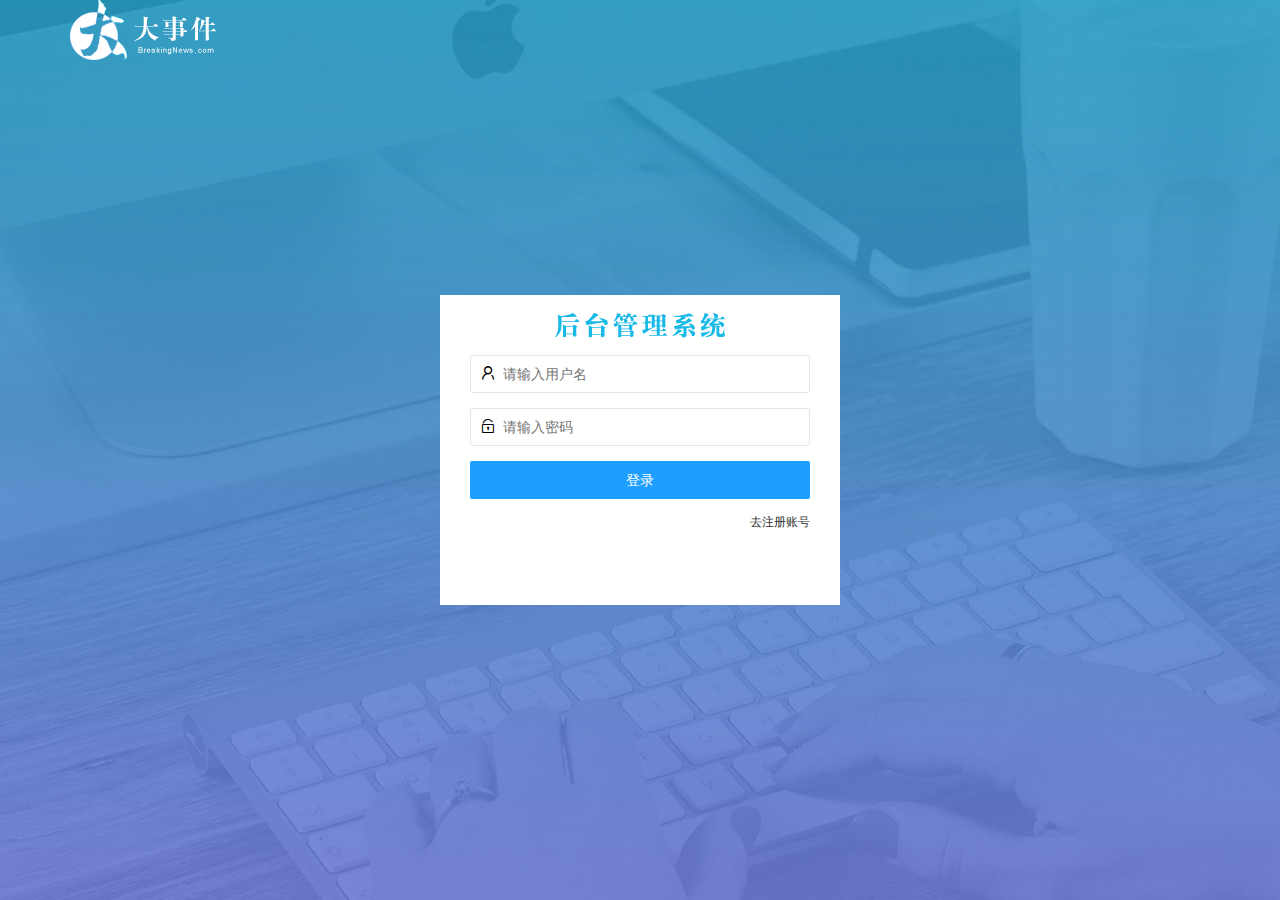
<file: login.html>
<!DOCTYPE html>
<html lang="en">
  <head>
    <meta charset="UTF-8" />
    <meta name="viewport" content="width=device-width, initial-scale=1.0" />
    <title>大事件-登录/注册</title>
    <!-- 导入 LayUI 的样式 -->
    <link rel="stylesheet" href="/assets/lib/layui/css/layui.css" />
    <!-- 导入自己的样式表 -->
    <link rel="stylesheet" href="/assets/css/login.css" />
  </head>
  <body>
    <!-- 头部的 Logo 区域 -->
    <div class="layui-main">
      <img src="/assets/images/logo.png" alt="" />
    </div>

    <!-- 登录注册区域 -->
    <div class="loginAndRegBox">
      <div class="title-box"></div>
      <!-- 登录的div -->
      <div class="login-box">
        <!-- 登录的表单 -->
        <form class="layui-form" id="form_login">
          <!-- 用户名 -->
          <div class="layui-form-item">
            <i class="layui-icon layui-icon-username"></i>
            <input type="text" name="username" required lay-verify="required" placeholder="请输入用户名" autocomplete="off" class="layui-input" />
          </div>
          <!-- 密码 -->
          <div class="layui-form-item">
            <i class="layui-icon layui-icon-password"></i>
            <input type="password" name="password" required lay-verify="required|pwd" placeholder="请输入密码" autocomplete="off" class="layui-input" />
          </div>
          <!-- 登录按钮 -->
          <div class="layui-form-item">
            <!-- 注意：表单提交按钮和普通按钮的区别，就是 lay-submit 属性 -->
            <button class="layui-btn layui-btn-fluid layui-btn-normal" lay-submit>登录</button>
          </div>
          <div class="layui-form-item links">
            <a href="javascript:;" id="link_reg">去注册账号</a>
          </div>
        </form>
      </div>
      <!-- 注册的div -->
      <div class="reg-box">
        <!-- 注册的表单 -->
        <form class="layui-form" id="form_reg">
          <!-- 用户名 -->
          <div class="layui-form-item">
            <i class="layui-icon layui-icon-username"></i>
            <input type="text" name="username" required lay-verify="required" placeholder="请输入用户名" autocomplete="off" class="layui-input" />
          </div>
          <!-- 密码 -->
          <div class="layui-form-item">
            <i class="layui-icon layui-icon-password"></i>
            <input type="password" name="password" required lay-verify="required|pwd" placeholder="请输入密码" autocomplete="off" class="layui-input" />
          </div>
          <!-- 密码确认框 -->
          <div class="layui-form-item">
            <i class="layui-icon layui-icon-password"></i>
            <input type="password" name="repassword" required lay-verify="required|pwd|repwd" placeholder="再次确认密码" autocomplete="off" class="layui-input" />
          </div>
          <!-- 注册按钮 -->
          <div class="layui-form-item">
            <!-- 注意：表单提交按钮和普通按钮的区别，就是 lay-submit 属性 -->
            <button class="layui-btn layui-btn-fluid layui-btn-normal" lay-submit>注册</button>
          </div>
          <div class="layui-form-item links">
            <a href="javascript:;" id="link_login">去登录</a>
          </div>
        </form>
      </div>
    </div>

    <!-- 导入 Layui 的JS文件 -->
    <script src="/assets/lib/layui/layui.all.js"></script>
    <!-- 导入 JQuery -->
    <script src="/assets/lib/jquery.js"></script>
    <!-- 导入自己封装的 baseAPI.js -->
    <script src="/assets/js/baseAPI.js"></script>
    <!-- 导入自己的 JavaScript 脚本 -->
    <script src="/assets/js/login.js"></script>
  </body>
</html>
</file>
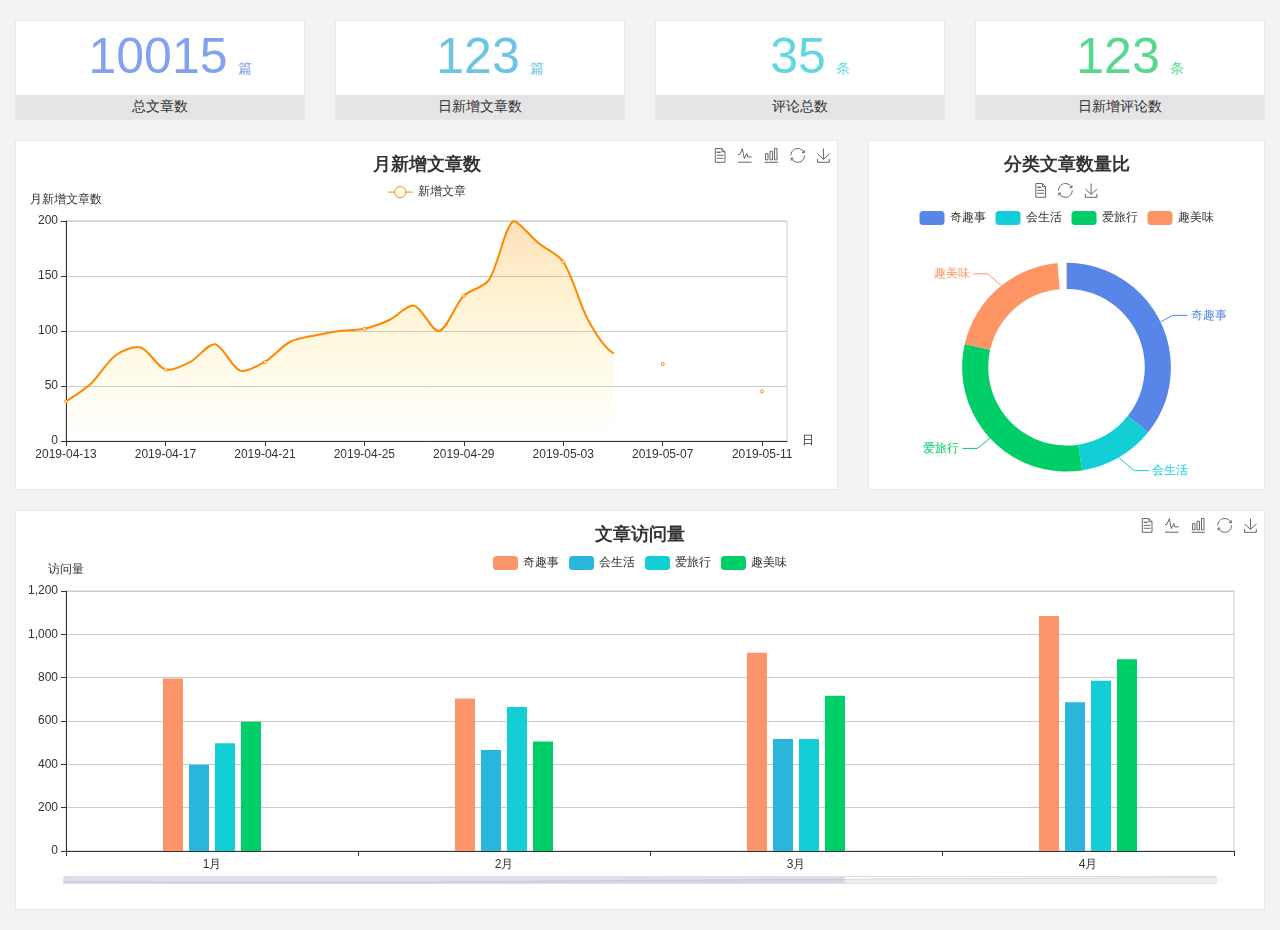
<file: home/dashboard.html>
<!DOCTYPE html>
<html lang="en">

<head>
  <meta charset="UTF-8">
  <meta name="viewport" content="width=device-width, initial-scale=1.0">
  <meta http-equiv="X-UA-Compatible" content="ie=edge">
  <title>图表统计</title>
  <link rel="stylesheet" href="../../assets/lib/bootstrap.css" />
  <link rel="stylesheet" href="../../assets/lib/main.css" />
  <script src="../../assets/lib/jquery.js"></script>
  <script type="text/javascript" src="../../assets/lib/echarts.min.js"></script>
</head>

<body>
  <div class="container-fluid">
    <div class="row spannel_list">
      <div class="col-sm-3 col-xs-6">
        <div class="spannel">
          <em>10015</em><span>篇</span>
          <b>总文章数</b>
        </div>
      </div>
      <div class="col-sm-3 col-xs-6">
        <div class="spannel scolor01">
          <em>123</em><span>篇</span>
          <b>日新增文章数</b>
        </div>
      </div>
      <div class="col-sm-3 col-xs-6">
        <div class="spannel scolor02">
          <em>35</em><span>条</span>
          <b>评论总数</b>
        </div>
      </div>
      <div class="col-sm-3 col-xs-6">
        <div class="spannel scolor03">
          <em>123</em><span>条</span>
          <b>日新增评论数</b>
        </div>
      </div>
    </div>
  </div>

  <div class="container-fluid">
    <div class="row curve-pie">
      <div class="col-lg-8 col-md-8">
        <div class="gragh_pannel" id="curve_show"></div>
      </div>
      <div class="col-lg-4 col-md-4">
        <div class="gragh_pannel" id="pie_show"></div>
      </div>
    </div>
  </div>

  <div class="container-fluid">
    <div class="column_pannel" id="column_show"></div>
  </div>

  <script>
    var oChart = echarts.init(document.getElementById('curve_show'));
    var aList_all = [
      { 'count': 36, 'date': '2019-04-13' },
      { 'count': 52, 'date': '2019-04-14' },
      { 'count': 78, 'date': '2019-04-15' },
      { 'count': 85, 'date': '2019-04-16' },
      { 'count': 65, 'date': '2019-04-17' },
      { 'count': 72, 'date': '2019-04-18' },
      { 'count': 88, 'date': '2019-04-19' },
      { 'count': 64, 'date': '2019-04-20' },
      { 'count': 72, 'date': '2019-04-21' },
      { 'count': 90, 'date': '2019-04-22' },
      { 'count': 96, 'date': '2019-04-23' },
      { 'count': 100, 'date': '2019-04-24' },
      { 'count': 102, 'date': '2019-04-25' },
      { 'count': 110, 'date': '2019-04-26' },
      { 'count': 123, 'date': '2019-04-27' },
      { 'count': 100, 'date': '2019-04-28' },
      { 'count': 132, 'date': '2019-04-29' },
      { 'count': 146, 'date': '2019-04-30' },
      { 'count': 200, 'date': '2019-05-01' },
      { 'count': 180, 'date': '2019-05-02' },
      { 'count': 163, 'date': '2019-05-03' },
      { 'count': 110, 'date': '2019-05-04' },
      { 'count': 80, 'date': '2019-05-05' },
      { 'count': 82, 'date': '2019-05-06' },
      { 'count': 70, 'date': '2019-05-07' },
      { 'count': 65, 'date': '2019-05-08' },
      { 'count': 54, 'date': '2019-05-09' },
      { 'count': 40, 'date': '2019-05-10' },
      { 'count': 45, 'date': '2019-05-11' },
      { 'count': 38, 'date': '2019-05-12' },
    ];

    let aCount = [];
    let aDate = [];

    for (var i = 0; i < aList_all.length; i++) {
      aCount.push(aList_all[i].count);
      aDate.push(aList_all[i].date);
    }

    var chartopt = {
      title: {
        text: '月新增文章数',
        left: 'center',
        top: '10'
      },
      tooltip: {
        trigger: 'axis'
      },
      legend: {
        data: ['新增文章'],
        top: '40'
      },
      toolbox: {
        show: true,
        feature: {
          mark: { show: true },
          dataView: { show: true, readOnly: false },
          magicType: { show: true, type: ['line', 'bar'] },
          restore: { show: true },
          saveAsImage: { show: true }
        }
      },
      calculable: true,
      xAxis: [
        {
          name: '日',
          type: 'category',
          boundaryGap: false,
          data: aDate
        }
      ],
      yAxis: [
        {
          name: '月新增文章数',
          type: 'value'
        }
      ],
      series: [
        {
          name: '新增文章',
          type: 'line',
          smooth: true,
          itemStyle: { normal: { areaStyle: { type: 'default' }, color: '#f80' }, lineStyle: { color: '#f80' } },
          data: aCount
        }],
      areaStyle: {
        normal: {
          color: new echarts.graphic.LinearGradient(0, 0, 0, 1, [{
            offset: 0,
            color: 'rgba(255,136,0,0.39)'
          }, {
            offset: .34,
            color: 'rgba(255,180,0,0.25)'
          }, {
            offset: 1,
            color: 'rgba(255,222,0,0.00)'
          }])

        }
      },
      grid: {
        show: true,
        x: 50,
        x2: 50,
        y: 80,
        height: 220
      }
    };

    oChart.setOption(chartopt);


    var oPie = echarts.init(document.getElementById('pie_show'));
    var oPieopt =
    {
      title: {
        top: 10,
        text: '分类文章数量比',
        x: 'center'
      },
      tooltip: {
        trigger: 'item',
        formatter: "{a} <br/>{b} : {c} ({d}%)"
      },
      color: ['#5885e8', '#13cfd5', '#00ce68', '#ff9565'],
      legend: {
        x: 'center',
        top: 65,
        data: ['奇趣事', '会生活', '爱旅行', '趣美味']
      },
      toolbox: {
        show: true,
        x: 'center',
        top: 35,
        feature: {
          mark: { show: true },
          dataView: { show: true, readOnly: false },
          magicType: {
            show: true,
            type: ['pie', 'funnel'],
            option: {
              funnel: {
                x: '25%',
                width: '50%',
                funnelAlign: 'left',
                max: 1548
              }
            }
          },
          restore: { show: true },
          saveAsImage: { show: true }
        }
      },
      calculable: true,
      series: [
        {
          name: '访问来源',
          type: 'pie',
          radius: ['45%', '60%'],
          center: ['50%', '65%'],
          data: [
            { value: 300, name: '奇趣事' },
            { value: 100, name: '会生活' },
            { value: 260, name: '爱旅行' },
            { value: 180, name: '趣美味' }
          ]
        }
      ]
    };
    oPie.setOption(oPieopt);



    var oColumn = this.echarts.init(document.getElementById('column_show'));
    var oColumnopt =
    {
      title: {
        text: '文章访问量',
        left: 'center',
        top: '10'
      },
      tooltip: {
        trigger: 'axis'
      },
      legend: {
        data: ['奇趣事', '会生活', '爱旅行', '趣美味'],
        top: '40'
      },
      toolbox: {
        show: true,
        feature: {
          mark: { show: true },
          dataView: { show: true, readOnly: false },
          magicType: { show: true, type: ['line', 'bar'] },
          restore: { show: true },
          saveAsImage: { show: true }
        }
      },
      calculable: true,
      xAxis: [
        {
          type: 'category',
          data: ['1月', '2月', '3月', '4月', '5月']
        }
      ],
      yAxis: [
        {
          name: '访问量',
          type: 'value'
        }
      ],
      series: [
        {
          name: '奇趣事',
          type: 'bar',
          barWidth: 20,
          itemStyle: {
            normal: { areaStyle: { type: 'default' }, color: '#fd956a' }
          },
          data: [800, 708, 920, 1090, 1200]
        },
        {
          name: '会生活',
          type: 'bar',
          barWidth: 20,
          itemStyle: {
            normal: { areaStyle: { type: 'default' }, color: '#2bb6db' }
          },
          data: [400, 468, 520, 690, 800]
        },
        {
          name: '爱旅行',
          type: 'bar',
          barWidth: 20,
          itemStyle: {
            normal: { areaStyle: { type: 'default' }, color: '#13cfd5' }
          },
          data: [500, 668, 520, 790, 900]
        },
        {
          name: '趣美味',
          type: 'bar',
          barWidth: 20,
          itemStyle: {
            normal: { areaStyle: { type: 'default' }, color: '#00ce68' }
          },
          data: [600, 508, 720, 890, 1000]
        }
      ],
      grid: {
        show: true,
        x: 50,
        x2: 30,
        y: 80,
        height: 260
      },
      dataZoom: [//给x轴设置滚动条
        {
          start: 0,//默认为0
          end: 100 - 1000 / 31,//默认为100
          type: 'slider',
          show: true,
          xAxisIndex: [0],
          handleSize: 0,//滑动条的 左右2个滑动条的大小
          height: 8,//组件高度
          left: 45, //左边的距离
          right: 50,//右边的距离
          bottom: 26,//右边的距离
          handleColor: '#ddd',//h滑动图标的颜色
          handleStyle: {
            borderColor: "#cacaca",
            borderWidth: "1",
            shadowBlur: 2,
            background: "#ddd",
            shadowColor: "#ddd",
          }
        }]
    };
    oColumn.setOption(oColumnopt);
  </script>
</body>

</html>
</file>
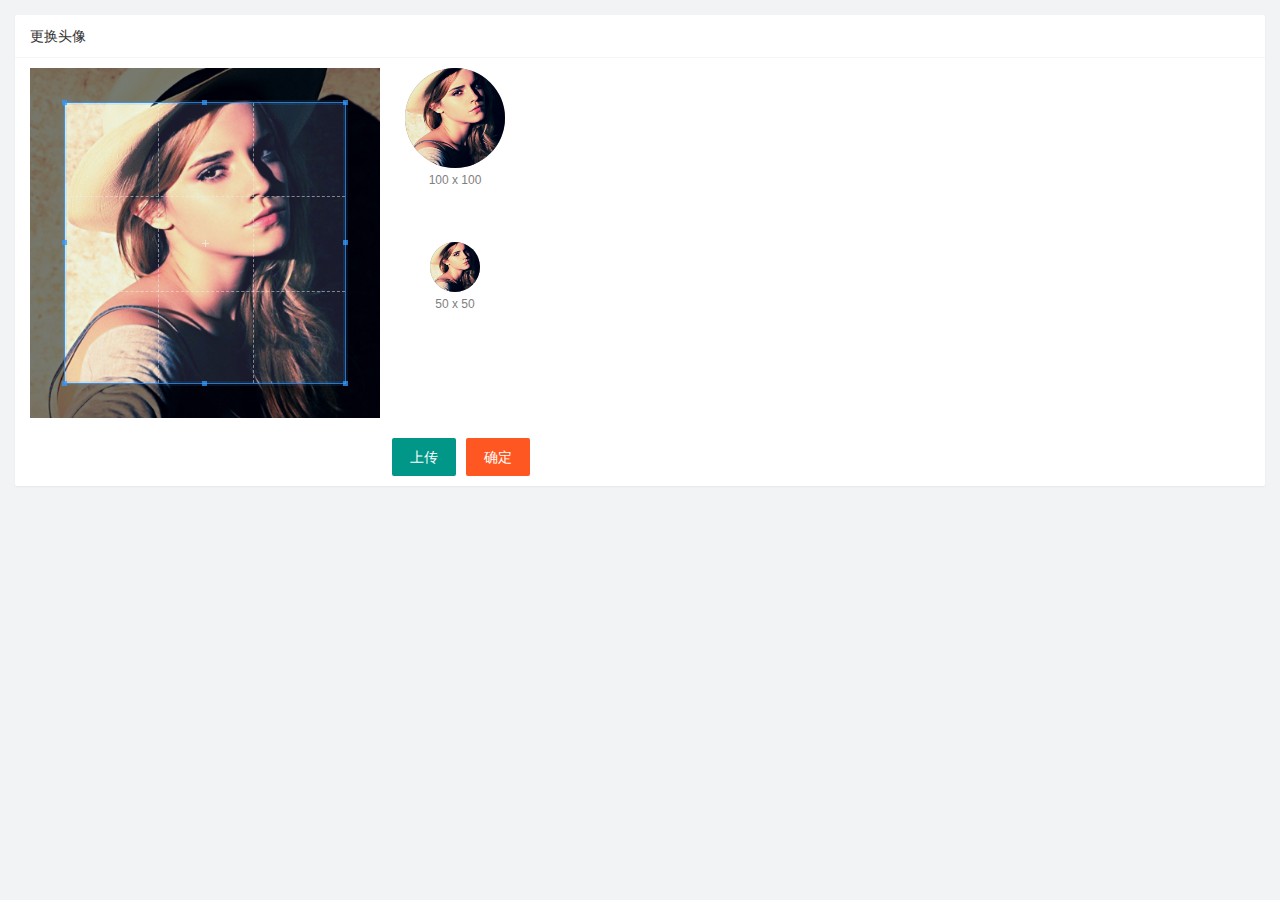
<file: user/user_avatar.html>
<!DOCTYPE html>
<html lang="en">

<head>
    <meta charset="UTF-8">
    <meta http-equiv="X-UA-Compatible" content="IE=edge">
    <meta name="viewport" content="width=device-width, initial-scale=1.0">
    <title>Document</title>
    <link rel="stylesheet" href="/assets/lib/cropper/cropper.css" />
    <link rel="stylesheet" href="/assets/lib/layui/css/layui.css">
    <link rel="stylesheet" href="/assets/css/user/user_avatar.css">
</head>

<body>
    <!-- 卡片 -->
    <div class="layui-card">
        <div class="layui-card-header">更换头像</div>
        <div class="layui-card-body">
            <!-- 第一行的图片裁剪和预览区域 -->
            <div class="row1">
                <!-- 图片裁剪区域 -->
                <div class="cropper-box">
                    <!-- 这个 img 标签很重要，将来会把它初始化为裁剪区域 -->
                    <img id="image" src="/assets/images/sample.jpg" />
                </div>
                <!-- 图片的预览区域 -->
                <div class="preview-box">
                    <div>
                        <!-- 宽高为 100px 的预览区域 -->
                        <div class="img-preview w100"></div>
                        <p class="size">100 x 100</p>
                    </div>
                    <div>
                        <!-- 宽高为 50px 的预览区域 -->
                        <div class="img-preview w50"></div>
                        <p class="size">50 x 50</p>
                    </div>
                </div>
            </div>

            <!-- 第二行的按钮区域 -->
            <div class="row2">
                <!-- 通过 accept 属性 可以指定 允许用户选择什么类型的文件 -->
                <input type="file" id="file" accept="image/png,image/jpg">
                <button type="button" class="layui-btn" id="btnChooseImage">上传</button>
                <button type="button" class="layui-btn layui-btn-danger" id="btnUpload">确定</button>
            </div>
        </div>
    </div>
    <script src="/assets/lib/layui/layui.all.js"></script>
    <script src="/assets/lib/jquery.js"></script>
    <script src="/assets/lib/cropper/Cropper.js"></script>
    <script src="/assets/lib/cropper/jquery-cropper.js"></script>
    <script src="/assets/js/baseAPI.js"></script>
    <script src="/assets/js/user/user_avatar.js"></script>
</body>

</html>
</file>
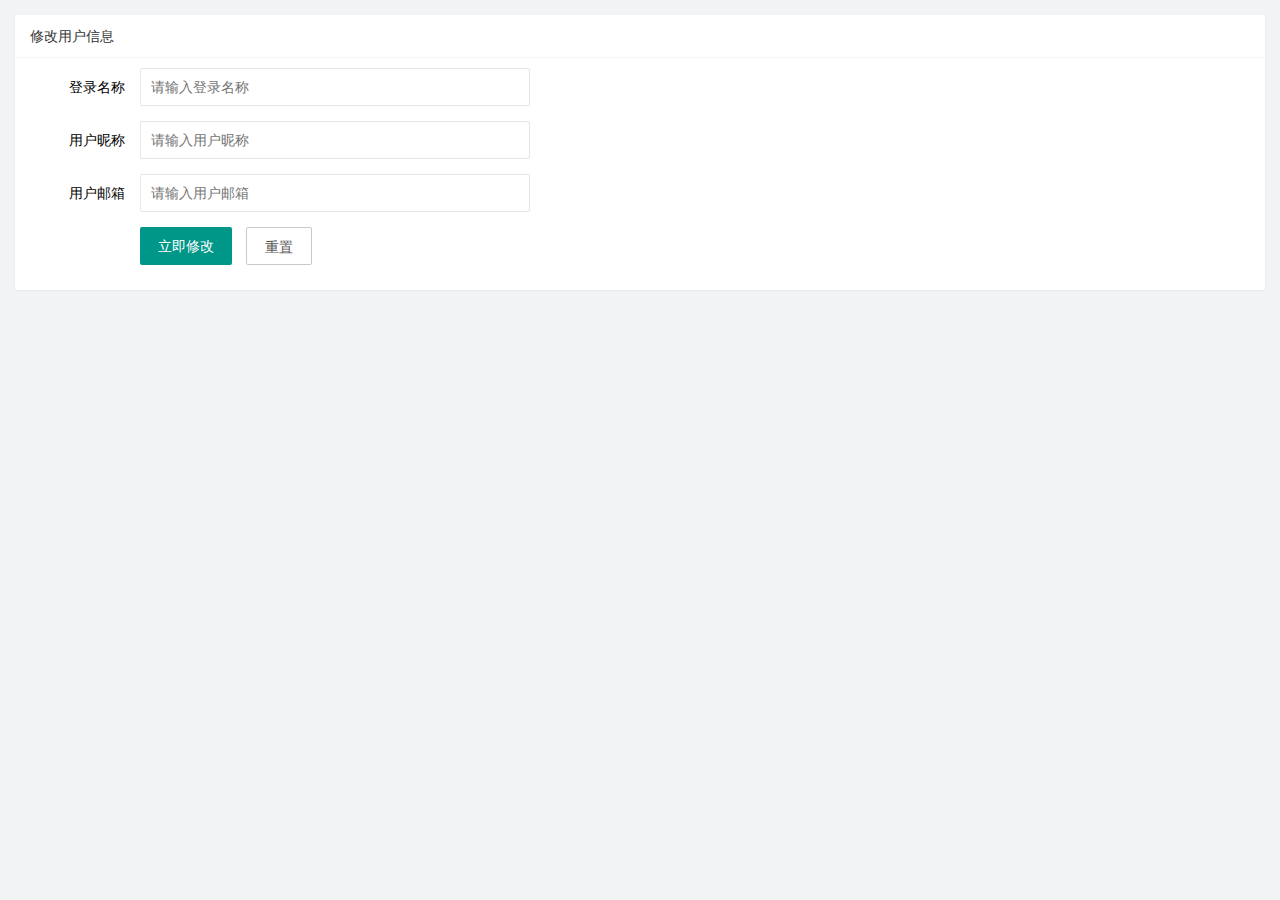
<file: user/user_info.html>
<!DOCTYPE html>
<html lang="en">

<head>
    <meta charset="UTF-8">
    <meta http-equiv="X-UA-Compatible" content="IE=edge">
    <meta name="viewport" content="width=device-width, initial-scale=1.0">
    <title>Document</title>
    <link rel="stylesheet" href="/assets/lib/layui/css/layui.css">
    <link rel="stylesheet" href="/assets/css/user/user_info.css">
</head>

<body>
    <!-- 卡片区域 -->
    <div class="layui-card">
        <div class="layui-card-header">修改用户信息</div>
        <div class="layui-card-body">
            <!-- 表单 -->
            <form class="layui-form " lay-filter="formUserInfo" >
                <!-- 这是隐藏域 -->
                <input type="hidden" name="id" value=""/>
                <div class="layui-form-item">
                    <label class="layui-form-label">登录名称</label>
                    <div class="layui-input-block">
                        <input type="text" name="username" required lay-verify="required" placeholder="请输入登录名称"
                            autocomplete="off" class="layui-input" readonly>
                    </div>
                </div>
                <div class="layui-form-item">
                    <label class="layui-form-label">用户昵称</label>
                    <div class="layui-input-block">
                        <input type="text" name="nickname" required lay-verify="required| nickname" placeholder="请输入用户昵称"
                            autocomplete="off" class="layui-input">
                    </div>
                </div>
                <div class="layui-form-item">
                    <label class="layui-form-label">用户邮箱</label>
                    <div class="layui-input-block">
                        <input type="text" name="email" required lay-verify="required|email" placeholder="请输入用户邮箱"
                            autocomplete="off" class="layui-input">
                    </div>
                </div>
                <div class="layui-form-item">
                    <div class="layui-input-block">
                        <button class="layui-btn" lay-submit lay-filter="formDemo">立即修改</button>
                        <button type="reset" class="layui-btn layui-btn-primary" id="btnReset">重置</button>
                    </div>
                </div>
            </form>
        </div>
    </div>
    <!-- 导入layUI的js文件 -->
    <script src="/assets/lib/layui/layui.all.js"></script>
    <script src="/assets/lib/jquery.js"></script>
    <!--  -->
    <script src="/assets/js/baseAPI.js"></script>
    <!-- 导入自己的js -->
    <script src="/assets/js/user/user_info.js"></script>
</body>

</html>
</file>
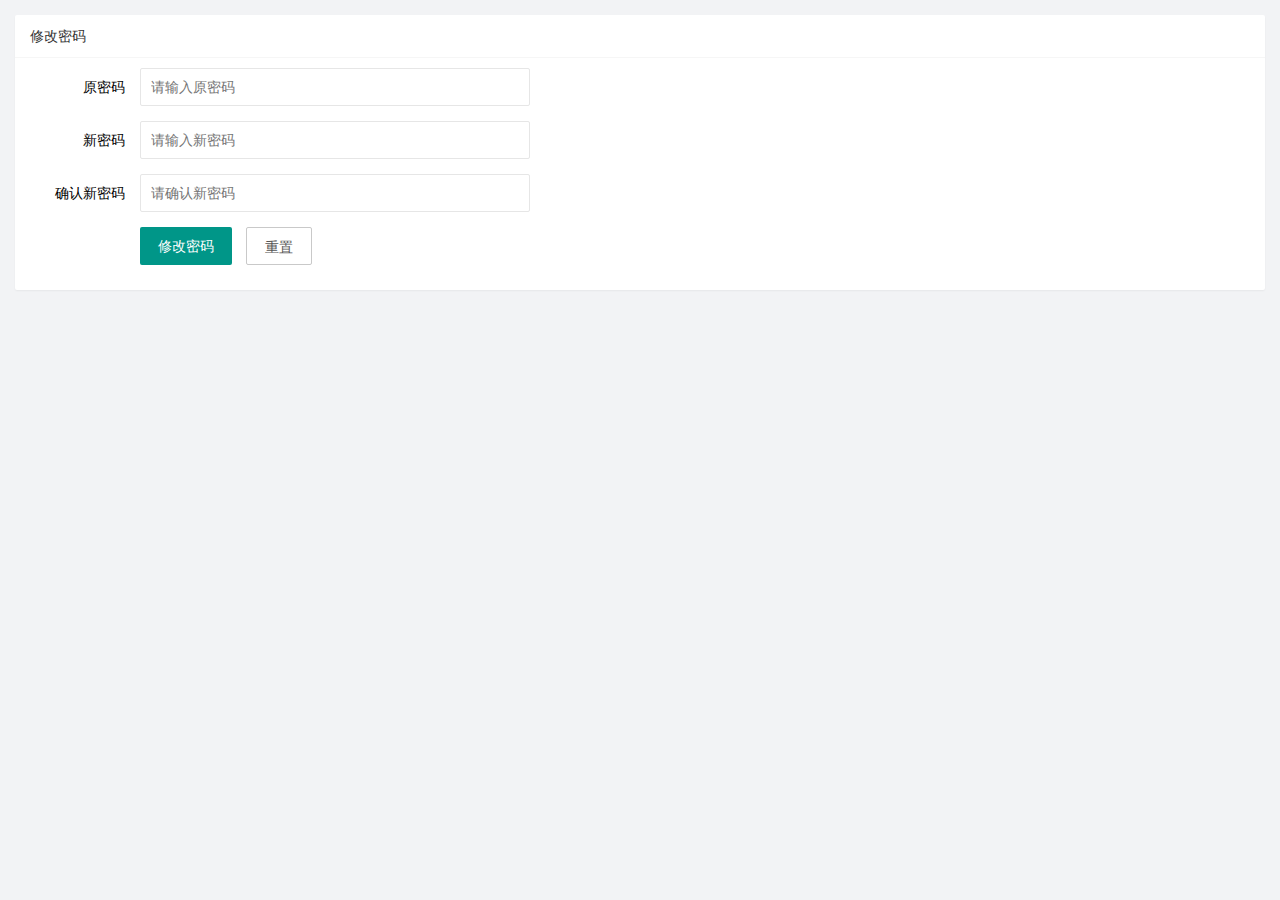
<file: user/user_pwd.html>
<!DOCTYPE html>
<html lang="en">

<head>
    <meta charset="UTF-8">
    <meta http-equiv="X-UA-Compatible" content="IE=edge">
    <meta name="viewport" content="width=device-width, initial-scale=1.0">
    <title>Document</title>
    <link rel="stylesheet" href="/assets/lib/layui/css/layui.css">
    <link rel="stylesheet" href="/assets/css/user/user_pwd.css">
</head>

<body>
    <div class="layui-card">
        <div class="layui-card-header">修改密码 </div>
        <div class="layui-card-body">
            <form class="layui-form">
                <div class="layui-form-item">
                    <label class="layui-form-label">原密码</label>
                    <div class="layui-input-block">
                        <input type="password" name="oldPwd" required lay-verify="required|pwd" placeholder="请输入原密码"
                            autocomplete="off" class="layui-input">
                    </div>
                </div>
                <div class="layui-form-item">
                    <label class="layui-form-label">新密码</label>
                    <div class="layui-input-block">
                        <input type="password" name="newPwd" required lay-verify="required|pwd|samePwd"
                            placeholder="请输入新密码" autocomplete="off" class="layui-input">
                    </div>
                </div>
                <div class="layui-form-item">
                    <label class="layui-form-label">确认新密码</label>
                    <div class="layui-input-block">
                        <input type="password" name="rePwd" required lay-verify="required|pwd|rePwd"
                            placeholder="请确认新密码" autocomplete="off" class="layui-input">
                    </div>
                </div>
                <div class="layui-form-item">
                    <div class="layui-input-block">
                        <button class="layui-btn" lay-submit lay-filter="formDemo">修改密码</button>
                        <button type="reset" class="layui-btn layui-btn-primary">重置</button>
                    </div>
                </div>

            </form>
        </div>
    </div>
    <script src="/assets/lib/layui/layui.all.js"></script>
    <script src="/assets/lib/jquery.js"></script>
    <script src="/assets/js/baseAPI.js"></script>
    <script src="/assets/js/user/user_pwd.js"></script>
</body>

</html>
</file>
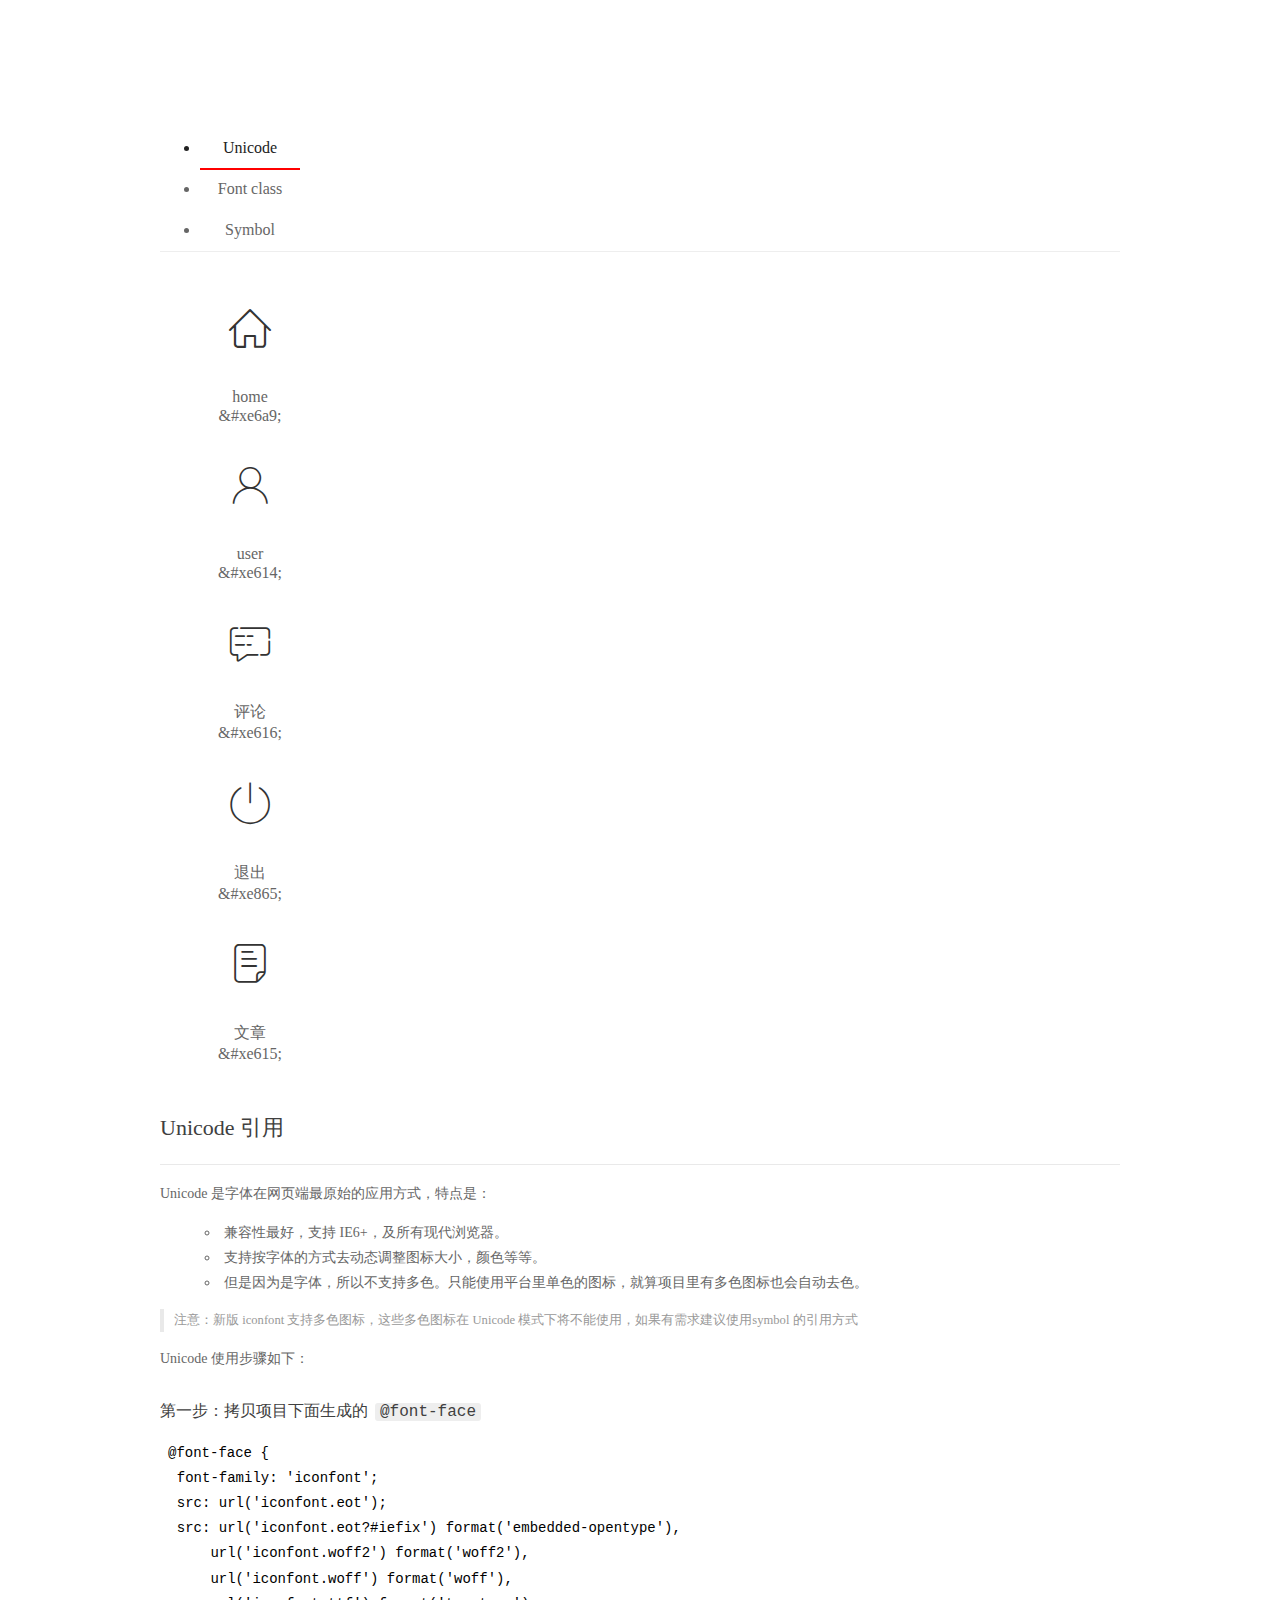
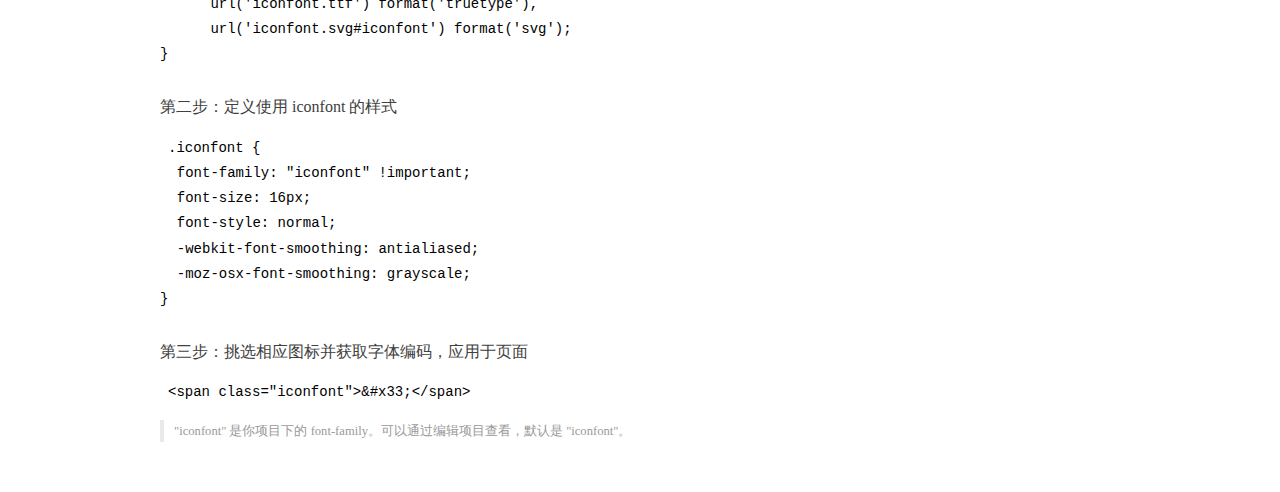
<file: assets/fonts/demo_index.html>
<!DOCTYPE html>
<html>
<head>
  <meta charset="utf-8"/>
  <title>IconFont Demo</title>
  <link rel="shortcut icon" href="https://gtms04.alicdn.com/tps/i4/TB1_oz6GVXXXXaFXpXXJDFnIXXX-64-64.ico" type="image/x-icon"/>
  <link rel="stylesheet" href="https://g.alicdn.com/thx/cube/1.3.2/cube.min.css">
  <link rel="stylesheet" href="demo.css">
  <link rel="stylesheet" href="iconfont.css">
  <script src="iconfont.js"></script>
  <!-- jQuery -->
  <script src="https://a1.alicdn.com/oss/uploads/2018/12/26/7bfddb60-08e8-11e9-9b04-53e73bb6408b.js"></script>
  <!-- 代码高亮 -->
  <script src="https://a1.alicdn.com/oss/uploads/2018/12/26/a3f714d0-08e6-11e9-8a15-ebf944d7534c.js"></script>
</head>
<body>
  <div class="main">
    <h1 class="logo"><a href="https://www.iconfont.cn/" title="iconfont 首页" target="_blank">&#xe86b;</a></h1>
    <div class="nav-tabs">
      <ul id="tabs" class="dib-box">
        <li class="dib active"><span>Unicode</span></li>
        <li class="dib"><span>Font class</span></li>
        <li class="dib"><span>Symbol</span></li>
      </ul>
      
    </div>
    <div class="tab-container">
      <div class="content unicode" style="display: block;">
          <ul class="icon_lists dib-box">
          
            <li class="dib">
              <span class="icon iconfont">&#xe6a9;</span>
                <div class="name">home</div>
                <div class="code-name">&amp;#xe6a9;</div>
              </li>
          
            <li class="dib">
              <span class="icon iconfont">&#xe614;</span>
                <div class="name">user</div>
                <div class="code-name">&amp;#xe614;</div>
              </li>
          
            <li class="dib">
              <span class="icon iconfont">&#xe616;</span>
                <div class="name">评论</div>
                <div class="code-name">&amp;#xe616;</div>
              </li>
          
            <li class="dib">
              <span class="icon iconfont">&#xe865;</span>
                <div class="name">退出</div>
                <div class="code-name">&amp;#xe865;</div>
              </li>
          
            <li class="dib">
              <span class="icon iconfont">&#xe615;</span>
                <div class="name">文章</div>
                <div class="code-name">&amp;#xe615;</div>
              </li>
          
          </ul>
          <div class="article markdown">
          <h2 id="unicode-">Unicode 引用</h2>
          <hr>

          <p>Unicode 是字体在网页端最原始的应用方式，特点是：</p>
          <ul>
            <li>兼容性最好，支持 IE6+，及所有现代浏览器。</li>
            <li>支持按字体的方式去动态调整图标大小，颜色等等。</li>
            <li>但是因为是字体，所以不支持多色。只能使用平台里单色的图标，就算项目里有多色图标也会自动去色。</li>
          </ul>
          <blockquote>
            <p>注意：新版 iconfont 支持多色图标，这些多色图标在 Unicode 模式下将不能使用，如果有需求建议使用symbol 的引用方式</p>
          </blockquote>
          <p>Unicode 使用步骤如下：</p>
          <h3 id="-font-face">第一步：拷贝项目下面生成的 <code>@font-face</code></h3>
<pre><code class="language-css"
>@font-face {
  font-family: 'iconfont';
  src: url('iconfont.eot');
  src: url('iconfont.eot?#iefix') format('embedded-opentype'),
      url('iconfont.woff2') format('woff2'),
      url('iconfont.woff') format('woff'),
      url('iconfont.ttf') format('truetype'),
      url('iconfont.svg#iconfont') format('svg');
}
</code></pre>
          <h3 id="-iconfont-">第二步：定义使用 iconfont 的样式</h3>
<pre><code class="language-css"
>.iconfont {
  font-family: "iconfont" !important;
  font-size: 16px;
  font-style: normal;
  -webkit-font-smoothing: antialiased;
  -moz-osx-font-smoothing: grayscale;
}
</code></pre>
          <h3 id="-">第三步：挑选相应图标并获取字体编码，应用于页面</h3>
<pre>
<code class="language-html"
>&lt;span class="iconfont"&gt;&amp;#x33;&lt;/span&gt;
</code></pre>
          <blockquote>
            <p>"iconfont" 是你项目下的 font-family。可以通过编辑项目查看，默认是 "iconfont"。</p>
          </blockquote>
          </div>
      </div>
      <div class="content font-class">
        <ul class="icon_lists dib-box">
          
          <li class="dib">
            <span class="icon iconfont icon-home"></span>
            <div class="name">
              home
            </div>
            <div class="code-name">.icon-home
            </div>
          </li>
          
          <li class="dib">
            <span class="icon iconfont icon-user"></span>
            <div class="name">
              user
            </div>
            <div class="code-name">.icon-user
            </div>
          </li>
          
          <li class="dib">
            <span class="icon iconfont icon-pinglun"></span>
            <div class="name">
              评论
            </div>
            <div class="code-name">.icon-pinglun
            </div>
          </li>
          
          <li class="dib">
            <span class="icon iconfont icon-tuichu"></span>
            <div class="name">
              退出
            </div>
            <div class="code-name">.icon-tuichu
            </div>
          </li>
          
          <li class="dib">
            <span class="icon iconfont icon-16"></span>
            <div class="name">
              文章
            </div>
            <div class="code-name">.icon-16
            </div>
          </li>
          
        </ul>
        <div class="article markdown">
        <h2 id="font-class-">font-class 引用</h2>
        <hr>

        <p>font-class 是 Unicode 使用方式的一种变种，主要是解决 Unicode 书写不直观，语意不明确的问题。</p>
        <p>与 Unicode 使用方式相比，具有如下特点：</p>
        <ul>
          <li>兼容性良好，支持 IE8+，及所有现代浏览器。</li>
          <li>相比于 Unicode 语意明确，书写更直观。可以很容易分辨这个 icon 是什么。</li>
          <li>因为使用 class 来定义图标，所以当要替换图标时，只需要修改 class 里面的 Unicode 引用。</li>
          <li>不过因为本质上还是使用的字体，所以多色图标还是不支持的。</li>
        </ul>
        <p>使用步骤如下：</p>
        <h3 id="-fontclass-">第一步：引入项目下面生成的 fontclass 代码：</h3>
<pre><code class="language-html">&lt;link rel="stylesheet" href="./iconfont.css"&gt;
</code></pre>
        <h3 id="-">第二步：挑选相应图标并获取类名，应用于页面：</h3>
<pre><code class="language-html">&lt;span class="iconfont icon-xxx"&gt;&lt;/span&gt;
</code></pre>
        <blockquote>
          <p>"
            iconfont" 是你项目下的 font-family。可以通过编辑项目查看，默认是 "iconfont"。</p>
        </blockquote>
      </div>
      </div>
      <div class="content symbol">
          <ul class="icon_lists dib-box">
          
            <li class="dib">
                <svg class="icon svg-icon" aria-hidden="true">
                  <use xlink:href="#icon-home"></use>
                </svg>
                <div class="name">home</div>
                <div class="code-name">#icon-home</div>
            </li>
          
            <li class="dib">
                <svg class="icon svg-icon" aria-hidden="true">
                  <use xlink:href="#icon-user"></use>
                </svg>
                <div class="name">user</div>
                <div class="code-name">#icon-user</div>
            </li>
          
            <li class="dib">
                <svg class="icon svg-icon" aria-hidden="true">
                  <use xlink:href="#icon-pinglun"></use>
                </svg>
                <div class="name">评论</div>
                <div class="code-name">#icon-pinglun</div>
            </li>
          
            <li class="dib">
                <svg class="icon svg-icon" aria-hidden="true">
                  <use xlink:href="#icon-tuichu"></use>
                </svg>
                <div class="name">退出</div>
                <div class="code-name">#icon-tuichu</div>
            </li>
          
            <li class="dib">
                <svg class="icon svg-icon" aria-hidden="true">
                  <use xlink:href="#icon-16"></use>
                </svg>
                <div class="name">文章</div>
                <div class="code-name">#icon-16</div>
            </li>
          
          </ul>
          <div class="article markdown">
          <h2 id="symbol-">Symbol 引用</h2>
          <hr>

          <p>这是一种全新的使用方式，应该说这才是未来的主流，也是平台目前推荐的用法。相关介绍可以参考这篇<a href="">文章</a>
            这种用法其实是做了一个 SVG 的集合，与另外两种相比具有如下特点：</p>
          <ul>
            <li>支持多色图标了，不再受单色限制。</li>
            <li>通过一些技巧，支持像字体那样，通过 <code>font-size</code>, <code>color</code> 来调整样式。</li>
            <li>兼容性较差，支持 IE9+，及现代浏览器。</li>
            <li>浏览器渲染 SVG 的性能一般，还不如 png。</li>
          </ul>
          <p>使用步骤如下：</p>
          <h3 id="-symbol-">第一步：引入项目下面生成的 symbol 代码：</h3>
<pre><code class="language-html">&lt;script src="./iconfont.js"&gt;&lt;/script&gt;
</code></pre>
          <h3 id="-css-">第二步：加入通用 CSS 代码（引入一次就行）：</h3>
<pre><code class="language-html">&lt;style&gt;
.icon {
  width: 1em;
  height: 1em;
  vertical-align: -0.15em;
  fill: currentColor;
  overflow: hidden;
}
&lt;/style&gt;
</code></pre>
          <h3 id="-">第三步：挑选相应图标并获取类名，应用于页面：</h3>
<pre><code class="language-html">&lt;svg class="icon" aria-hidden="true"&gt;
  &lt;use xlink:href="#icon-xxx"&gt;&lt;/use&gt;
&lt;/svg&gt;
</code></pre>
          </div>
      </div>

    </div>
  </div>
  <script>
  $(document).ready(function () {
      $('.tab-container .content:first').show()

      $('#tabs li').click(function (e) {
        var tabContent = $('.tab-container .content')
        var index = $(this).index()

        if ($(this).hasClass('active')) {
          return
        } else {
          $('#tabs li').removeClass('active')
          $(this).addClass('active')

          tabContent.hide().eq(index).fadeIn()
        }
      })
    })
  </script>
</body>
</html>
</file>
<file: assets/lib/layui/css/layui.css>
/** layui-v2.5.5 MIT License By https://www.layui.com */
 .layui-inline,img{display:inline-block;vertical-align:middle}h1,h2,h3,h4,h5,h6{font-weight:400}.layui-edge,.layui-header,.layui-inline,.layui-main{position:relative}.layui-body,.layui-edge,.layui-elip{overflow:hidden}.layui-btn,.layui-edge,.layui-inline,img{vertical-align:middle}.layui-btn,.layui-disabled,.layui-icon,.layui-unselect{-moz-user-select:none;-webkit-user-select:none;-ms-user-select:none}.layui-elip,.layui-form-checkbox span,.layui-form-pane .layui-form-label{text-overflow:ellipsis;white-space:nowrap}.layui-breadcrumb,.layui-tree-btnGroup{visibility:hidden}blockquote,body,button,dd,div,dl,dt,form,h1,h2,h3,h4,h5,h6,input,li,ol,p,pre,td,textarea,th,ul{margin:0;padding:0;-webkit-tap-highlight-color:rgba(0,0,0,0)}a:active,a:hover{outline:0}img{border:none}li{list-style:none}table{border-collapse:collapse;border-spacing:0}h4,h5,h6{font-size:100%}button,input,optgroup,option,select,textarea{font-family:inherit;font-size:inherit;font-style:inherit;font-weight:inherit;outline:0}pre{white-space:pre-wrap;white-space:-moz-pre-wrap;white-space:-pre-wrap;white-space:-o-pre-wrap;word-wrap:break-word}body{line-height:24px;font:14px Helvetica Neue,Helvetica,PingFang SC,Tahoma,Arial,sans-serif}hr{height:1px;margin:10px 0;border:0;clear:both}a{color:#333;text-decoration:none}a:hover{color:#777}a cite{font-style:normal;*cursor:pointer}.layui-border-box,.layui-border-box *{box-sizing:border-box}.layui-box,.layui-box *{box-sizing:content-box}.layui-clear{clear:both;*zoom:1}.layui-clear:after{content:'\20';clear:both;*zoom:1;display:block;height:0}.layui-inline{*display:inline;*zoom:1}.layui-edge{display:inline-block;width:0;height:0;border-width:6px;border-style:dashed;border-color:transparent}.layui-edge-top{top:-4px;border-bottom-color:#999;border-bottom-style:solid}.layui-edge-right{border-left-color:#999;border-left-style:solid}.layui-edge-bottom{top:2px;border-top-color:#999;border-top-style:solid}.layui-edge-left{border-right-color:#999;border-right-style:solid}.layui-disabled,.layui-disabled:hover{color:#d2d2d2!important;cursor:not-allowed!important}.layui-circle{border-radius:100%}.layui-show{display:block!important}.layui-hide{display:none!important}@font-face{font-family:layui-icon;src:url(../font/iconfont.eot?v=250);src:url(../font/iconfont.eot?v=250#iefix) format('embedded-opentype'),url(../font/iconfont.woff2?v=250) format('woff2'),url(../font/iconfont.woff?v=250) format('woff'),url(../font/iconfont.ttf?v=250) format('truetype'),url(../font/iconfont.svg?v=250#layui-icon) format('svg')}.layui-icon{font-family:layui-icon!important;font-size:16px;font-style:normal;-webkit-font-smoothing:antialiased;-moz-osx-font-smoothing:grayscale}.layui-icon-reply-fill:before{content:"\e611"}.layui-icon-set-fill:before{content:"\e614"}.layui-icon-menu-fill:before{content:"\e60f"}.layui-icon-search:before{content:"\e615"}.layui-icon-share:before{content:"\e641"}.layui-icon-set-sm:before{content:"\e620"}.layui-icon-engine:before{content:"\e628"}.layui-icon-close:before{content:"\1006"}.layui-icon-close-fill:before{content:"\1007"}.layui-icon-chart-screen:before{content:"\e629"}.layui-icon-star:before{content:"\e600"}.layui-icon-circle-dot:before{content:"\e617"}.layui-icon-chat:before{content:"\e606"}.layui-icon-release:before{content:"\e609"}.layui-icon-list:before{content:"\e60a"}.layui-icon-chart:before{content:"\e62c"}.layui-icon-ok-circle:before{content:"\1005"}.layui-icon-layim-theme:before{content:"\e61b"}.layui-icon-table:before{content:"\e62d"}.layui-icon-right:before{content:"\e602"}.layui-icon-left:before{content:"\e603"}.layui-icon-cart-simple:before{content:"\e698"}.layui-icon-face-cry:before{content:"\e69c"}.layui-icon-face-smile:before{content:"\e6af"}.layui-icon-survey:before{content:"\e6b2"}.layui-icon-tree:before{content:"\e62e"}.layui-icon-upload-circle:before{content:"\e62f"}.layui-icon-add-circle:before{content:"\e61f"}.layui-icon-download-circle:before{content:"\e601"}.layui-icon-templeate-1:before{content:"\e630"}.layui-icon-util:before{content:"\e631"}.layui-icon-face-surprised:before{content:"\e664"}.layui-icon-edit:before{content:"\e642"}.layui-icon-speaker:before{content:"\e645"}.layui-icon-down:before{content:"\e61a"}.layui-icon-file:before{content:"\e621"}.layui-icon-layouts:before{content:"\e632"}.layui-icon-rate-half:before{content:"\e6c9"}.layui-icon-add-circle-fine:before{content:"\e608"}.layui-icon-prev-circle:before{content:"\e633"}.layui-icon-read:before{content:"\e705"}.layui-icon-404:before{content:"\e61c"}.layui-icon-carousel:before{content:"\e634"}.layui-icon-help:before{content:"\e607"}.layui-icon-code-circle:before{content:"\e635"}.layui-icon-water:before{content:"\e636"}.layui-icon-username:before{content:"\e66f"}.layui-icon-find-fill:before{content:"\e670"}.layui-icon-about:before{content:"\e60b"}.layui-icon-location:before{content:"\e715"}.layui-icon-up:before{content:"\e619"}.layui-icon-pause:before{content:"\e651"}.layui-icon-date:before{content:"\e637"}.layui-icon-layim-uploadfile:before{content:"\e61d"}.layui-icon-delete:before{content:"\e640"}.layui-icon-play:before{content:"\e652"}.layui-icon-top:before{content:"\e604"}.layui-icon-friends:before{content:"\e612"}.layui-icon-refresh-3:before{content:"\e9aa"}.layui-icon-ok:before{content:"\e605"}.layui-icon-layer:before{content:"\e638"}.layui-icon-face-smile-fine:before{content:"\e60c"}.layui-icon-dollar:before{content:"\e659"}.layui-icon-group:before{content:"\e613"}.layui-icon-layim-download:before{content:"\e61e"}.layui-icon-picture-fine:before{content:"\e60d"}.layui-icon-link:before{content:"\e64c"}.layui-icon-diamond:before{content:"\e735"}.layui-icon-log:before{content:"\e60e"}.layui-icon-rate-solid:before{content:"\e67a"}.layui-icon-fonts-del:before{content:"\e64f"}.layui-icon-unlink:before{content:"\e64d"}.layui-icon-fonts-clear:before{content:"\e639"}.layui-icon-triangle-r:before{content:"\e623"}.layui-icon-circle:before{content:"\e63f"}.layui-icon-radio:before{content:"\e643"}.layui-icon-align-center:before{content:"\e647"}.layui-icon-align-right:before{content:"\e648"}.layui-icon-align-left:before{content:"\e649"}.layui-icon-loading-1:before{content:"\e63e"}.layui-icon-return:before{content:"\e65c"}.layui-icon-fonts-strong:before{content:"\e62b"}.layui-icon-upload:before{content:"\e67c"}.layui-icon-dialogue:before{content:"\e63a"}.layui-icon-video:before{content:"\e6ed"}.layui-icon-headset:before{content:"\e6fc"}.layui-icon-cellphone-fine:before{content:"\e63b"}.layui-icon-add-1:before{content:"\e654"}.layui-icon-face-smile-b:before{content:"\e650"}.layui-icon-fonts-html:before{content:"\e64b"}.layui-icon-form:before{content:"\e63c"}.layui-icon-cart:before{content:"\e657"}.layui-icon-camera-fill:before{content:"\e65d"}.layui-icon-tabs:before{content:"\e62a"}.layui-icon-fonts-code:before{content:"\e64e"}.layui-icon-fire:before{content:"\e756"}.layui-icon-set:before{content:"\e716"}.layui-icon-fonts-u:before{content:"\e646"}.layui-icon-triangle-d:before{content:"\e625"}.layui-icon-tips:before{content:"\e702"}.layui-icon-picture:before{content:"\e64a"}.layui-icon-more-vertical:before{content:"\e671"}.layui-icon-flag:before{content:"\e66c"}.layui-icon-loading:before{content:"\e63d"}.layui-icon-fonts-i:before{content:"\e644"}.layui-icon-refresh-1:before{content:"\e666"}.layui-icon-rmb:before{content:"\e65e"}.layui-icon-home:before{content:"\e68e"}.layui-icon-user:before{content:"\e770"}.layui-icon-notice:before{content:"\e667"}.layui-icon-login-weibo:before{content:"\e675"}.layui-icon-voice:before{content:"\e688"}.layui-icon-upload-drag:before{content:"\e681"}.layui-icon-login-qq:before{content:"\e676"}.layui-icon-snowflake:before{content:"\e6b1"}.layui-icon-file-b:before{content:"\e655"}.layui-icon-template:before{content:"\e663"}.layui-icon-auz:before{content:"\e672"}.layui-icon-console:before{content:"\e665"}.layui-icon-app:before{content:"\e653"}.layui-icon-prev:before{content:"\e65a"}.layui-icon-website:before{content:"\e7ae"}.layui-icon-next:before{content:"\e65b"}.layui-icon-component:before{content:"\e857"}.layui-icon-more:before{content:"\e65f"}.layui-icon-login-wechat:before{content:"\e677"}.layui-icon-shrink-right:before{content:"\e668"}.layui-icon-spread-left:before{content:"\e66b"}.layui-icon-camera:before{content:"\e660"}.layui-icon-note:before{content:"\e66e"}.layui-icon-refresh:before{content:"\e669"}.layui-icon-female:before{content:"\e661"}.layui-icon-male:before{content:"\e662"}.layui-icon-password:before{content:"\e673"}.layui-icon-senior:before{content:"\e674"}.layui-icon-theme:before{content:"\e66a"}.layui-icon-tread:before{content:"\e6c5"}.layui-icon-praise:before{content:"\e6c6"}.layui-icon-star-fill:before{content:"\e658"}.layui-icon-rate:before{content:"\e67b"}.layui-icon-template-1:before{content:"\e656"}.layui-icon-vercode:before{content:"\e679"}.layui-icon-cellphone:before{content:"\e678"}.layui-icon-screen-full:before{content:"\e622"}.layui-icon-screen-restore:before{content:"\e758"}.layui-icon-cols:before{content:"\e610"}.layui-icon-export:before{content:"\e67d"}.layui-icon-print:before{content:"\e66d"}.layui-icon-slider:before{content:"\e714"}.layui-icon-addition:before{content:"\e624"}.layui-icon-subtraction:before{content:"\e67e"}.layui-icon-service:before{content:"\e626"}.layui-icon-transfer:before{content:"\e691"}.layui-main{width:1140px;margin:0 auto}.layui-header{z-index:1000;height:60px}.layui-header a:hover{transition:all .5s;-webkit-transition:all .5s}.layui-side{position:fixed;left:0;top:0;bottom:0;z-index:999;width:200px;overflow-x:hidden}.layui-side-scroll{position:relative;width:220px;height:100%;overflow-x:hidden}.layui-body{position:absolute;left:200px;right:0;top:0;bottom:0;z-index:998;width:auto;overflow-y:auto;box-sizing:border-box}.layui-layout-body{overflow:hidden}.layui-layout-admin .layui-header{background-color:#23262E}.layui-layout-admin .layui-side{top:60px;width:200px;overflow-x:hidden}.layui-layout-admin .layui-body{position:fixed;top:60px;bottom:44px}.layui-layout-admin .layui-main{width:auto;margin:0 15px}.layui-layout-admin .layui-footer{position:fixed;left:200px;right:0;bottom:0;height:44px;line-height:44px;padding:0 15px;background-color:#eee}.layui-layout-admin .layui-logo{position:absolute;left:0;top:0;width:200px;height:100%;line-height:60px;text-align:center;color:#009688;font-size:16px}.layui-layout-admin .layui-header .layui-nav{background:0 0}.layui-layout-left{position:absolute!important;left:200px;top:0}.layui-layout-right{position:absolute!important;right:0;top:0}.layui-container{position:relative;margin:0 auto;padding:0 15px;box-sizing:border-box}.layui-fluid{position:relative;margin:0 auto;padding:0 15px}.layui-row:after,.layui-row:before{content:'';display:block;clear:both}.layui-col-lg1,.layui-col-lg10,.layui-col-lg11,.layui-col-lg12,.layui-col-lg2,.layui-col-lg3,.layui-col-lg4,.layui-col-lg5,.layui-col-lg6,.layui-col-lg7,.layui-col-lg8,.layui-col-lg9,.layui-col-md1,.layui-col-md10,.layui-col-md11,.layui-col-md12,.layui-col-md2,.layui-col-md3,.layui-col-md4,.layui-col-md5,.layui-col-md6,.layui-col-md7,.layui-col-md8,.layui-col-md9,.layui-col-sm1,.layui-col-sm10,.layui-col-sm11,.layui-col-sm12,.layui-col-sm2,.layui-col-sm3,.layui-col-sm4,.layui-col-sm5,.layui-col-sm6,.layui-col-sm7,.layui-col-sm8,.layui-col-sm9,.layui-col-xs1,.layui-col-xs10,.layui-col-xs11,.layui-col-xs12,.layui-col-xs2,.layui-col-xs3,.layui-col-xs4,.layui-col-xs5,.layui-col-xs6,.layui-col-xs7,.layui-col-xs8,.layui-col-xs9{position:relative;display:block;box-sizing:border-box}.layui-col-xs1,.layui-col-xs10,.layui-col-xs11,.layui-col-xs12,.layui-col-xs2,.layui-col-xs3,.layui-col-xs4,.layui-col-xs5,.layui-col-xs6,.layui-col-xs7,.layui-col-xs8,.layui-col-xs9{float:left}.layui-col-xs1{width:8.33333333%}.layui-col-xs2{width:16.66666667%}.layui-col-xs3{width:25%}.layui-col-xs4{width:33.33333333%}.layui-col-xs5{width:41.66666667%}.layui-col-xs6{width:50%}.layui-col-xs7{width:58.33333333%}.layui-col-xs8{width:66.66666667%}.layui-col-xs9{width:75%}.layui-col-xs10{width:83.33333333%}.layui-col-xs11{width:91.66666667%}.layui-col-xs12{width:100%}.layui-col-xs-offset1{margin-left:8.33333333%}.layui-col-xs-offset2{margin-left:16.66666667%}.layui-col-xs-offset3{margin-left:25%}.layui-col-xs-offset4{margin-left:33.33333333%}.layui-col-xs-offset5{margin-left:41.66666667%}.layui-col-xs-offset6{margin-left:50%}.layui-col-xs-offset7{margin-left:58.33333333%}.layui-col-xs-offset8{margin-left:66.66666667%}.layui-col-xs-offset9{margin-left:75%}.layui-col-xs-offset10{margin-left:83.33333333%}.layui-col-xs-offset11{margin-left:91.66666667%}.layui-col-xs-offset12{margin-left:100%}@media screen and (max-width:768px){.layui-hide-xs{display:none!important}.layui-show-xs-block{display:block!important}.layui-show-xs-inline{display:inline!important}.layui-show-xs-inline-block{display:inline-block!important}}@media screen and (min-width:768px){.layui-container{width:750px}.layui-hide-sm{display:none!important}.layui-show-sm-block{display:block!important}.layui-show-sm-inline{display:inline!important}.layui-show-sm-inline-block{display:inline-block!important}.layui-col-sm1,.layui-col-sm10,.layui-col-sm11,.layui-col-sm12,.layui-col-sm2,.layui-col-sm3,.layui-col-sm4,.layui-col-sm5,.layui-col-sm6,.layui-col-sm7,.layui-col-sm8,.layui-col-sm9{float:left}.layui-col-sm1{width:8.33333333%}.layui-col-sm2{width:16.66666667%}.layui-col-sm3{width:25%}.layui-col-sm4{width:33.33333333%}.layui-col-sm5{width:41.66666667%}.layui-col-sm6{width:50%}.layui-col-sm7{width:58.33333333%}.layui-col-sm8{width:66.66666667%}.layui-col-sm9{width:75%}.layui-col-sm10{width:83.33333333%}.layui-col-sm11{width:91.66666667%}.layui-col-sm12{width:100%}.layui-col-sm-offset1{margin-left:8.33333333%}.layui-col-sm-offset2{margin-left:16.66666667%}.layui-col-sm-offset3{margin-left:25%}.layui-col-sm-offset4{margin-left:33.33333333%}.layui-col-sm-offset5{margin-left:41.66666667%}.layui-col-sm-offset6{margin-left:50%}.layui-col-sm-offset7{margin-left:58.33333333%}.layui-col-sm-offset8{margin-left:66.66666667%}.layui-col-sm-offset9{margin-left:75%}.layui-col-sm-offset10{margin-left:83.33333333%}.layui-col-sm-offset11{margin-left:91.66666667%}.layui-col-sm-offset12{margin-left:100%}}@media screen and (min-width:992px){.layui-container{width:970px}.layui-hide-md{display:none!important}.layui-show-md-block{display:block!important}.layui-show-md-inline{display:inline!important}.layui-show-md-inline-block{display:inline-block!important}.layui-col-md1,.layui-col-md10,.layui-col-md11,.layui-col-md12,.layui-col-md2,.layui-col-md3,.layui-col-md4,.layui-col-md5,.layui-col-md6,.layui-col-md7,.layui-col-md8,.layui-col-md9{float:left}.layui-col-md1{width:8.33333333%}.layui-col-md2{width:16.66666667%}.layui-col-md3{width:25%}.layui-col-md4{width:33.33333333%}.layui-col-md5{width:41.66666667%}.layui-col-md6{width:50%}.layui-col-md7{width:58.33333333%}.layui-col-md8{width:66.66666667%}.layui-col-md9{width:75%}.layui-col-md10{width:83.33333333%}.layui-col-md11{width:91.66666667%}.layui-col-md12{width:100%}.layui-col-md-offset1{margin-left:8.33333333%}.layui-col-md-offset2{margin-left:16.66666667%}.layui-col-md-offset3{margin-left:25%}.layui-col-md-offset4{margin-left:33.33333333%}.layui-col-md-offset5{margin-left:41.66666667%}.layui-col-md-offset6{margin-left:50%}.layui-col-md-offset7{margin-left:58.33333333%}.layui-col-md-offset8{margin-left:66.66666667%}.layui-col-md-offset9{margin-left:75%}.layui-col-md-offset10{margin-left:83.33333333%}.layui-col-md-offset11{margin-left:91.66666667%}.layui-col-md-offset12{margin-left:100%}}@media screen and (min-width:1200px){.layui-container{width:1170px}.layui-hide-lg{display:none!important}.layui-show-lg-block{display:block!important}.layui-show-lg-inline{display:inline!important}.layui-show-lg-inline-block{display:inline-block!important}.layui-col-lg1,.layui-col-lg10,.layui-col-lg11,.layui-col-lg12,.layui-col-lg2,.layui-col-lg3,.layui-col-lg4,.layui-col-lg5,.layui-col-lg6,.layui-col-lg7,.layui-col-lg8,.layui-col-lg9{float:left}.layui-col-lg1{width:8.33333333%}.layui-col-lg2{width:16.66666667%}.layui-col-lg3{width:25%}.layui-col-lg4{width:33.33333333%}.layui-col-lg5{width:41.66666667%}.layui-col-lg6{width:50%}.layui-col-lg7{width:58.33333333%}.layui-col-lg8{width:66.66666667%}.layui-col-lg9{width:75%}.layui-col-lg10{width:83.33333333%}.layui-col-lg11{width:91.66666667%}.layui-col-lg12{width:100%}.layui-col-lg-offset1{margin-left:8.33333333%}.layui-col-lg-offset2{margin-left:16.66666667%}.layui-col-lg-offset3{margin-left:25%}.layui-col-lg-offset4{margin-left:33.33333333%}.layui-col-lg-offset5{margin-left:41.66666667%}.layui-col-lg-offset6{margin-left:50%}.layui-col-lg-offset7{margin-left:58.33333333%}.layui-col-lg-offset8{margin-left:66.66666667%}.layui-col-lg-offset9{margin-left:75%}.layui-col-lg-offset10{margin-left:83.33333333%}.layui-col-lg-offset11{margin-left:91.66666667%}.layui-col-lg-offset12{margin-left:100%}}.layui-col-space1{margin:-.5px}.layui-col-space1>*{padding:.5px}.layui-col-space3{margin:-1.5px}.layui-col-space3>*{padding:1.5px}.layui-col-space5{margin:-2.5px}.layui-col-space5>*{padding:2.5px}.layui-col-space8{margin:-3.5px}.layui-col-space8>*{padding:3.5px}.layui-col-space10{margin:-5px}.layui-col-space10>*{padding:5px}.layui-col-space12{margin:-6px}.layui-col-space12>*{padding:6px}.layui-col-space15{margin:-7.5px}.layui-col-space15>*{padding:7.5px}.layui-col-space18{margin:-9px}.layui-col-space18>*{padding:9px}.layui-col-space20{margin:-10px}.layui-col-space20>*{padding:10px}.layui-col-space22{margin:-11px}.layui-col-space22>*{padding:11px}.layui-col-space25{margin:-12.5px}.layui-col-space25>*{padding:12.5px}.layui-col-space30{margin:-15px}.layui-col-space30>*{padding:15px}.layui-btn,.layui-input,.layui-select,.layui-textarea,.layui-upload-button{outline:0;-webkit-appearance:none;transition:all .3s;-webkit-transition:all .3s;box-sizing:border-box}.layui-elem-quote{margin-bottom:10px;padding:15px;line-height:22px;border-left:5px solid #009688;border-radius:0 2px 2px 0;background-color:#f2f2f2}.layui-quote-nm{border-style:solid;border-width:1px 1px 1px 5px;background:0 0}.layui-elem-field{margin-bottom:10px;padding:0;border-width:1px;border-style:solid}.layui-elem-field legend{margin-left:20px;padding:0 10px;font-size:20px;font-weight:300}.layui-field-title{margin:10px 0 20px;border-width:1px 0 0}.layui-field-box{padding:10px 15px}.layui-field-title .layui-field-box{padding:10px 0}.layui-progress{position:relative;height:6px;border-radius:20px;background-color:#e2e2e2}.layui-progress-bar{position:absolute;left:0;top:0;width:0;max-width:100%;height:6px;border-radius:20px;text-align:right;background-color:#5FB878;transition:all .3s;-webkit-transition:all .3s}.layui-progress-big,.layui-progress-big .layui-progress-bar{height:18px;line-height:18px}.layui-progress-text{position:relative;top:-20px;line-height:18px;font-size:12px;color:#666}.layui-progress-big .layui-progress-text{position:static;padding:0 10px;color:#fff}.layui-collapse{border-width:1px;border-style:solid;border-radius:2px}.layui-colla-content,.layui-colla-item{border-top-width:1px;border-top-style:solid}.layui-colla-item:first-child{border-top:none}.layui-colla-title{position:relative;height:42px;line-height:42px;padding:0 15px 0 35px;color:#333;background-color:#f2f2f2;cursor:pointer;font-size:14px;overflow:hidden}.layui-colla-content{display:none;padding:10px 15px;line-height:22px;color:#666}.layui-colla-icon{position:absolute;left:15px;top:0;font-size:14px}.layui-card{margin-bottom:15px;border-radius:2px;background-color:#fff;box-shadow:0 1px 2px 0 rgba(0,0,0,.05)}.layui-card:last-child{margin-bottom:0}.layui-card-header{position:relative;height:42px;line-height:42px;padding:0 15px;border-bottom:1px solid #f6f6f6;color:#333;border-radius:2px 2px 0 0;font-size:14px}.layui-bg-black,.layui-bg-blue,.layui-bg-cyan,.layui-bg-green,.layui-bg-orange,.layui-bg-red{color:#fff!important}.layui-card-body{position:relative;padding:10px 15px;line-height:24px}.layui-card-body[pad15]{padding:15px}.layui-card-body[pad20]{padding:20px}.layui-card-body .layui-table{margin:5px 0}.layui-card .layui-tab{margin:0}.layui-panel-window{position:relative;padding:15px;border-radius:0;border-top:5px solid #E6E6E6;background-color:#fff}.layui-auxiliar-moving{position:fixed;left:0;right:0;top:0;bottom:0;width:100%;height:100%;background:0 0;z-index:9999999999}.layui-form-label,.layui-form-mid,.layui-form-select,.layui-input-block,.layui-input-inline,.layui-textarea{position:relative}.layui-bg-red{background-color:#FF5722!important}.layui-bg-orange{background-color:#FFB800!important}.layui-bg-green{background-color:#009688!important}.layui-bg-cyan{background-color:#2F4056!important}.layui-bg-blue{background-color:#1E9FFF!important}.layui-bg-black{background-color:#393D49!important}.layui-bg-gray{background-color:#eee!important;color:#666!important}.layui-badge-rim,.layui-colla-content,.layui-colla-item,.layui-collapse,.layui-elem-field,.layui-form-pane .layui-form-item[pane],.layui-form-pane .layui-form-label,.layui-input,.layui-layedit,.layui-layedit-tool,.layui-quote-nm,.layui-select,.layui-tab-bar,.layui-tab-card,.layui-tab-title,.layui-tab-title .layui-this:after,.layui-textarea{border-color:#e6e6e6}.layui-timeline-item:before,hr{background-color:#e6e6e6}.layui-text{line-height:22px;font-size:14px;color:#666}.layui-text h1,.layui-text h2,.layui-text h3{font-weight:500;color:#333}.layui-text h1{font-size:30px}.layui-text h2{font-size:24px}.layui-text h3{font-size:18px}.layui-text a:not(.layui-btn){color:#01AAED}.layui-text a:not(.layui-btn):hover{text-decoration:underline}.layui-text ul{padding:5px 0 5px 15px}.layui-text ul li{margin-top:5px;list-style-type:disc}.layui-text em,.layui-word-aux{color:#999!important;padding:0 5px!important}.layui-btn{display:inline-block;height:38px;line-height:38px;padding:0 18px;background-color:#009688;color:#fff;white-space:nowrap;text-align:center;font-size:14px;border:none;border-radius:2px;cursor:pointer}.layui-btn:hover{opacity:.8;filter:alpha(opacity=80);color:#fff}.layui-btn:active{opacity:1;filter:alpha(opacity=100)}.layui-btn+.layui-btn{margin-left:10px}.layui-btn-container{font-size:0}.layui-btn-container .layui-btn{margin-right:10px;margin-bottom:10px}.layui-btn-container .layui-btn+.layui-btn{margin-left:0}.layui-table .layui-btn-container .layui-btn{margin-bottom:9px}.layui-btn-radius{border-radius:100px}.layui-btn .layui-icon{margin-right:3px;font-size:18px;vertical-align:bottom;vertical-align:middle\9}.layui-btn-primary{border:1px solid #C9C9C9;background-color:#fff;color:#555}.layui-btn-primary:hover{border-color:#009688;color:#333}.layui-btn-normal{background-color:#1E9FFF}.layui-btn-warm{background-color:#FFB800}.layui-btn-danger{background-color:#FF5722}.layui-btn-checked{background-color:#5FB878}.layui-btn-disabled,.layui-btn-disabled:active,.layui-btn-disabled:hover{border:1px solid #e6e6e6;background-color:#FBFBFB;color:#C9C9C9;cursor:not-allowed;opacity:1}.layui-btn-lg{height:44px;line-height:44px;padding:0 25px;font-size:16px}.layui-btn-sm{height:30px;line-height:30px;padding:0 10px;font-size:12px}.layui-btn-sm i{font-size:16px!important}.layui-btn-xs{height:22px;line-height:22px;padding:0 5px;font-size:12px}.layui-btn-xs i{font-size:14px!important}.layui-btn-group{display:inline-block;vertical-align:middle;font-size:0}.layui-btn-group .layui-btn{margin-left:0!important;margin-right:0!important;border-left:1px solid rgba(255,255,255,.5);border-radius:0}.layui-btn-group .layui-btn-primary{border-left:none}.layui-btn-group .layui-btn-primary:hover{border-color:#C9C9C9;color:#009688}.layui-btn-group .layui-btn:first-child{border-left:none;border-radius:2px 0 0 2px}.layui-btn-group .layui-btn-primary:first-child{border-left:1px solid #c9c9c9}.layui-btn-group .layui-btn:last-child{border-radius:0 2px 2px 0}.layui-btn-group .layui-btn+.layui-btn{margin-left:0}.layui-btn-group+.layui-btn-group{margin-left:10px}.layui-btn-fluid{width:100%}.layui-input,.layui-select,.layui-textarea{height:38px;line-height:1.3;line-height:38px\9;border-width:1px;border-style:solid;background-color:#fff;border-radius:2px}.layui-input::-webkit-input-placeholder,.layui-select::-webkit-input-placeholder,.layui-textarea::-webkit-input-placeholder{line-height:1.3}.layui-input,.layui-textarea{display:block;width:100%;padding-left:10px}.layui-input:hover,.layui-textarea:hover{border-color:#D2D2D2!important}.layui-input:focus,.layui-textarea:focus{border-color:#C9C9C9!important}.layui-textarea{min-height:100px;height:auto;line-height:20px;padding:6px 10px;resize:vertical}.layui-select{padding:0 10px}.layui-form input[type=checkbox],.layui-form input[type=radio],.layui-form select{display:none}.layui-form [lay-ignore]{display:initial}.layui-form-item{margin-bottom:15px;clear:both;*zoom:1}.layui-form-item:after{content:'\20';clear:both;*zoom:1;display:block;height:0}.layui-form-label{float:left;display:block;padding:9px 15px;width:80px;font-weight:400;line-height:20px;text-align:right}.layui-form-label-col{display:block;float:none;padding:9px 0;line-height:20px;text-align:left}.layui-form-item .layui-inline{margin-bottom:5px;margin-right:10px}.layui-input-block{margin-left:110px;min-height:36px}.layui-input-inline{display:inline-block;vertical-align:middle}.layui-form-item .layui-input-inline{float:left;width:190px;margin-right:10px}.layui-form-text .layui-input-inline{width:auto}.layui-form-mid{float:left;display:block;padding:9px 0!important;line-height:20px;margin-right:10px}.layui-form-danger+.layui-form-select .layui-input,.layui-form-danger:focus{border-color:#FF5722!important}.layui-form-select .layui-input{padding-right:30px;cursor:pointer}.layui-form-select .layui-edge{position:absolute;right:10px;top:50%;margin-top:-3px;cursor:pointer;border-width:6px;border-top-color:#c2c2c2;border-top-style:solid;transition:all .3s;-webkit-transition:all .3s}.layui-form-select dl{display:none;position:absolute;left:0;top:42px;padding:5px 0;z-index:899;min-width:100%;border:1px solid #d2d2d2;max-height:300px;overflow-y:auto;background-color:#fff;border-radius:2px;box-shadow:0 2px 4px rgba(0,0,0,.12);box-sizing:border-box}.layui-form-select dl dd,.layui-form-select dl dt{padding:0 10px;line-height:36px;white-space:nowrap;overflow:hidden;text-overflow:ellipsis}.layui-form-select dl dt{font-size:12px;color:#999}.layui-form-select dl dd{cursor:pointer}.layui-form-select dl dd:hover{background-color:#f2f2f2;-webkit-transition:.5s all;transition:.5s all}.layui-form-select .layui-select-group dd{padding-left:20px}.layui-form-select dl dd.layui-select-tips{padding-left:10px!important;color:#999}.layui-form-select dl dd.layui-this{background-color:#5FB878;color:#fff}.layui-form-checkbox,.layui-form-select dl dd.layui-disabled{background-color:#fff}.layui-form-selected dl{display:block}.layui-form-checkbox,.layui-form-checkbox *,.layui-form-switch{display:inline-block;vertical-align:middle}.layui-form-selected .layui-edge{margin-top:-9px;-webkit-transform:rotate(180deg);transform:rotate(180deg);margin-top:-3px\9}:root .layui-form-selected .layui-edge{margin-top:-9px\0/IE9}.layui-form-selectup dl{top:auto;bottom:42px}.layui-select-none{margin:5px 0;text-align:center;color:#999}.layui-select-disabled .layui-disabled{border-color:#eee!important}.layui-select-disabled .layui-edge{border-top-color:#d2d2d2}.layui-form-checkbox{position:relative;height:30px;line-height:30px;margin-right:10px;padding-right:30px;cursor:pointer;font-size:0;-webkit-transition:.1s linear;transition:.1s linear;box-sizing:border-box}.layui-form-checkbox span{padding:0 10px;height:100%;font-size:14px;border-radius:2px 0 0 2px;background-color:#d2d2d2;color:#fff;overflow:hidden}.layui-form-checkbox:hover span{background-color:#c2c2c2}.layui-form-checkbox i{position:absolute;right:0;top:0;width:30px;height:28px;border:1px solid #d2d2d2;border-left:none;border-radius:0 2px 2px 0;color:#fff;font-size:20px;text-align:center}.layui-form-checkbox:hover i{border-color:#c2c2c2;color:#c2c2c2}.layui-form-checked,.layui-form-checked:hover{border-color:#5FB878}.layui-form-checked span,.layui-form-checked:hover span{background-color:#5FB878}.layui-form-checked i,.layui-form-checked:hover i{color:#5FB878}.layui-form-item .layui-form-checkbox{margin-top:4px}.layui-form-checkbox[lay-skin=primary]{height:auto!important;line-height:normal!important;min-width:18px;min-height:18px;border:none!important;margin-right:0;padding-left:28px;padding-right:0;background:0 0}.layui-form-checkbox[lay-skin=primary] span{padding-left:0;padding-right:15px;line-height:18px;background:0 0;color:#666}.layui-form-checkbox[lay-skin=primary] i{right:auto;left:0;width:16px;height:16px;line-height:16px;border:1px solid #d2d2d2;font-size:12px;border-radius:2px;background-color:#fff;-webkit-transition:.1s linear;transition:.1s linear}.layui-form-checkbox[lay-skin=primary]:hover i{border-color:#5FB878;color:#fff}.layui-form-checked[lay-skin=primary] i{border-color:#5FB878!important;background-color:#5FB878;color:#fff}.layui-checkbox-disbaled[lay-skin=primary] span{background:0 0!important;color:#c2c2c2}.layui-checkbox-disbaled[lay-skin=primary]:hover i{border-color:#d2d2d2}.layui-form-item .layui-form-checkbox[lay-skin=primary]{margin-top:10px}.layui-form-switch{position:relative;height:22px;line-height:22px;min-width:35px;padding:0 5px;margin-top:8px;border:1px solid #d2d2d2;border-radius:20px;cursor:pointer;background-color:#fff;-webkit-transition:.1s linear;transition:.1s linear}.layui-form-switch i{position:absolute;left:5px;top:3px;width:16px;height:16px;border-radius:20px;background-color:#d2d2d2;-webkit-transition:.1s linear;transition:.1s linear}.layui-form-switch em{position:relative;top:0;width:25px;margin-left:21px;padding:0!important;text-align:center!important;color:#999!important;font-style:normal!important;font-size:12px}.layui-form-onswitch{border-color:#5FB878;background-color:#5FB878}.layui-checkbox-disbaled,.layui-checkbox-disbaled i{border-color:#e2e2e2!important}.layui-form-onswitch i{left:100%;margin-left:-21px;background-color:#fff}.layui-form-onswitch em{margin-left:5px;margin-right:21px;color:#fff!important}.layui-checkbox-disbaled span{background-color:#e2e2e2!important}.layui-checkbox-disbaled:hover i{color:#fff!important}[lay-radio]{display:none}.layui-form-radio,.layui-form-radio *{display:inline-block;vertical-align:middle}.layui-form-radio{line-height:28px;margin:6px 10px 0 0;padding-right:10px;cursor:pointer;font-size:0}.layui-form-radio *{font-size:14px}.layui-form-radio>i{margin-right:8px;font-size:22px;color:#c2c2c2}.layui-form-radio>i:hover,.layui-form-radioed>i{color:#5FB878}.layui-radio-disbaled>i{color:#e2e2e2!important}.layui-form-pane .layui-form-label{width:110px;padding:8px 15px;height:38px;line-height:20px;border-width:1px;border-style:solid;border-radius:2px 0 0 2px;text-align:center;background-color:#FBFBFB;overflow:hidden;box-sizing:border-box}.layui-form-pane .layui-input-inline{margin-left:-1px}.layui-form-pane .layui-input-block{margin-left:110px;left:-1px}.layui-form-pane .layui-input{border-radius:0 2px 2px 0}.layui-form-pane .layui-form-text .layui-form-label{float:none;width:100%;border-radius:2px;box-sizing:border-box;text-align:left}.layui-form-pane .layui-form-text .layui-input-inline{display:block;margin:0;top:-1px;clear:both}.layui-form-pane .layui-form-text .layui-input-block{margin:0;left:0;top:-1px}.layui-form-pane .layui-form-text .layui-textarea{min-height:100px;border-radius:0 0 2px 2px}.layui-form-pane .layui-form-checkbox{margin:4px 0 4px 10px}.layui-form-pane .layui-form-radio,.layui-form-pane .layui-form-switch{margin-top:6px;margin-left:10px}.layui-form-pane .layui-form-item[pane]{position:relative;border-width:1px;border-style:solid}.layui-form-pane .layui-form-item[pane] .layui-form-label{position:absolute;left:0;top:0;height:100%;border-width:0 1px 0 0}.layui-form-pane .layui-form-item[pane] .layui-input-inline{margin-left:110px}@media screen and (max-width:450px){.layui-form-item .layui-form-label{text-overflow:ellipsis;overflow:hidden;white-space:nowrap}.layui-form-item .layui-inline{display:block;margin-right:0;margin-bottom:20px;clear:both}.layui-form-item .layui-inline:after{content:'\20';clear:both;display:block;height:0}.layui-form-item .layui-input-inline{display:block;float:none;left:-3px;width:auto;margin:0 0 10px 112px}.layui-form-item .layui-input-inline+.layui-form-mid{margin-left:110px;top:-5px;padding:0}.layui-form-item .layui-form-checkbox{margin-right:5px;margin-bottom:5px}}.layui-layedit{border-width:1px;border-style:solid;border-radius:2px}.layui-layedit-tool{padding:3px 5px;border-bottom-width:1px;border-bottom-style:solid;font-size:0}.layedit-tool-fixed{position:fixed;top:0;border-top:1px solid #e2e2e2}.layui-layedit-tool .layedit-tool-mid,.layui-layedit-tool .layui-icon{display:inline-block;vertical-align:middle;text-align:center;font-size:14px}.layui-layedit-tool .layui-icon{position:relative;width:32px;height:30px;line-height:30px;margin:3px 5px;color:#777;cursor:pointer;border-radius:2px}.layui-layedit-tool .layui-icon:hover{color:#393D49}.layui-layedit-tool .layui-icon:active{color:#000}.layui-layedit-tool .layedit-tool-active{background-color:#e2e2e2;color:#000}.layui-layedit-tool .layui-disabled,.layui-layedit-tool .layui-disabled:hover{color:#d2d2d2;cursor:not-allowed}.layui-layedit-tool .layedit-tool-mid{width:1px;height:18px;margin:0 10px;background-color:#d2d2d2}.layedit-tool-html{width:50px!important;font-size:30px!important}.layedit-tool-b,.layedit-tool-code,.layedit-tool-help{font-size:16px!important}.layedit-tool-d,.layedit-tool-face,.layedit-tool-image,.layedit-tool-unlink{font-size:18px!important}.layedit-tool-image input{position:absolute;font-size:0;left:0;top:0;width:100%;height:100%;opacity:.01;filter:Alpha(opacity=1);cursor:pointer}.layui-layedit-iframe iframe{display:block;width:100%}#LAY_layedit_code{overflow:hidden}.layui-laypage{display:inline-block;*display:inline;*zoom:1;vertical-align:middle;margin:10px 0;font-size:0}.layui-laypage>a:first-child,.layui-laypage>a:first-child em{border-radius:2px 0 0 2px}.layui-laypage>a:last-child,.layui-laypage>a:last-child em{border-radius:0 2px 2px 0}.layui-laypage>:first-child{margin-left:0!important}.layui-laypage>:last-child{margin-right:0!important}.layui-laypage a,.layui-laypage button,.layui-laypage input,.layui-laypage select,.layui-laypage span{border:1px solid #e2e2e2}.layui-laypage a,.layui-laypage span{display:inline-block;*display:inline;*zoom:1;vertical-align:middle;padding:0 15px;height:28px;line-height:28px;margin:0 -1px 5px 0;background-color:#fff;color:#333;font-size:12px}.layui-flow-more a *,.layui-laypage input,.layui-table-view select[lay-ignore]{display:inline-block}.layui-laypage a:hover{color:#009688}.layui-laypage em{font-style:normal}.layui-laypage .layui-laypage-spr{color:#999;font-weight:700}.layui-laypage a{text-decoration:none}.layui-laypage .layui-laypage-curr{position:relative}.layui-laypage .layui-laypage-curr em{position:relative;color:#fff}.layui-laypage .layui-laypage-curr .layui-laypage-em{position:absolute;left:-1px;top:-1px;padding:1px;width:100%;height:100%;background-color:#009688}.layui-laypage-em{border-radius:2px}.layui-laypage-next em,.layui-laypage-prev em{font-family:Sim sun;font-size:16px}.layui-laypage .layui-laypage-count,.layui-laypage .layui-laypage-limits,.layui-laypage .layui-laypage-refresh,.layui-laypage .layui-laypage-skip{margin-left:10px;margin-right:10px;padding:0;border:none}.layui-laypage .layui-laypage-limits,.layui-laypage .layui-laypage-refresh{vertical-align:top}.layui-laypage .layui-laypage-refresh i{font-size:18px;cursor:pointer}.layui-laypage select{height:22px;padding:3px;border-radius:2px;cursor:pointer}.layui-laypage .layui-laypage-skip{height:30px;line-height:30px;color:#999}.layui-laypage button,.layui-laypage input{height:30px;line-height:30px;border-radius:2px;vertical-align:top;background-color:#fff;box-sizing:border-box}.layui-laypage input{width:40px;margin:0 10px;padding:0 3px;text-align:center}.layui-laypage input:focus,.layui-laypage select:focus{border-color:#009688!important}.layui-laypage button{margin-left:10px;padding:0 10px;cursor:pointer}.layui-table,.layui-table-view{margin:10px 0}.layui-flow-more{margin:10px 0;text-align:center;color:#999;font-size:14px}.layui-flow-more a{height:32px;line-height:32px}.layui-flow-more a *{vertical-align:top}.layui-flow-more a cite{padding:0 20px;border-radius:3px;background-color:#eee;color:#333;font-style:normal}.layui-flow-more a cite:hover{opacity:.8}.layui-flow-more a i{font-size:30px;color:#737383}.layui-table{width:100%;background-color:#fff;color:#666}.layui-table tr{transition:all .3s;-webkit-transition:all .3s}.layui-table th{text-align:left;font-weight:400}.layui-table tbody tr:hover,.layui-table thead tr,.layui-table-click,.layui-table-header,.layui-table-hover,.layui-table-mend,.layui-table-patch,.layui-table-tool,.layui-table-total,.layui-table-total tr,.layui-table[lay-even] tr:nth-child(even){background-color:#f2f2f2}.layui-table td,.layui-table th,.layui-table-col-set,.layui-table-fixed-r,.layui-table-grid-down,.layui-table-header,.layui-table-page,.layui-table-tips-main,.layui-table-tool,.layui-table-total,.layui-table-view,.layui-table[lay-skin=line],.layui-table[lay-skin=row]{border-width:1px;border-style:solid;border-color:#e6e6e6}.layui-table td,.layui-table th{position:relative;padding:9px 15px;min-height:20px;line-height:20px;font-size:14px}.layui-table[lay-skin=line] td,.layui-table[lay-skin=line] th{border-width:0 0 1px}.layui-table[lay-skin=row] td,.layui-table[lay-skin=row] th{border-width:0 1px 0 0}.layui-table[lay-skin=nob] td,.layui-table[lay-skin=nob] th{border:none}.layui-table img{max-width:100px}.layui-table[lay-size=lg] td,.layui-table[lay-size=lg] th{padding:15px 30px}.layui-table-view .layui-table[lay-size=lg] .layui-table-cell{height:40px;line-height:40px}.layui-table[lay-size=sm] td,.layui-table[lay-size=sm] th{font-size:12px;padding:5px 10px}.layui-table-view .layui-table[lay-size=sm] .layui-table-cell{height:20px;line-height:20px}.layui-table[lay-data]{display:none}.layui-table-box{position:relative;overflow:hidden}.layui-table-view .layui-table{position:relative;width:auto;margin:0}.layui-table-view .layui-table[lay-skin=line]{border-width:0 1px 0 0}.layui-table-view .layui-table[lay-skin=row]{border-width:0 0 1px}.layui-table-view .layui-table td,.layui-table-view .layui-table th{padding:5px 0;border-top:none;border-left:none}.layui-table-view .layui-table th.layui-unselect .layui-table-cell span{cursor:pointer}.layui-table-view .layui-table td{cursor:default}.layui-table-view .layui-table td[data-edit=text]{cursor:text}.layui-table-view .layui-form-checkbox[lay-skin=primary] i{width:18px;height:18px}.layui-table-view .layui-form-radio{line-height:0;padding:0}.layui-table-view .layui-form-radio>i{margin:0;font-size:20px}.layui-table-init{position:absolute;left:0;top:0;width:100%;height:100%;text-align:center;z-index:110}.layui-table-init .layui-icon{position:absolute;left:50%;top:50%;margin:-15px 0 0 -15px;font-size:30px;color:#c2c2c2}.layui-table-header{border-width:0 0 1px;overflow:hidden}.layui-table-header .layui-table{margin-bottom:-1px}.layui-table-tool .layui-inline[lay-event]{position:relative;width:26px;height:26px;padding:5px;line-height:16px;margin-right:10px;text-align:center;color:#333;border:1px solid #ccc;cursor:pointer;-webkit-transition:.5s all;transition:.5s all}.layui-table-tool .layui-inline[lay-event]:hover{border:1px solid #999}.layui-table-tool-temp{padding-right:120px}.layui-table-tool-self{position:absolute;right:17px;top:10px}.layui-table-tool .layui-table-tool-self .layui-inline[lay-event]{margin:0 0 0 10px}.layui-table-tool-panel{position:absolute;top:29px;left:-1px;padding:5px 0;min-width:150px;min-height:40px;border:1px solid #d2d2d2;text-align:left;overflow-y:auto;background-color:#fff;box-shadow:0 2px 4px rgba(0,0,0,.12)}.layui-table-cell,.layui-table-tool-panel li{overflow:hidden;text-overflow:ellipsis;white-space:nowrap}.layui-table-tool-panel li{padding:0 10px;line-height:30px;-webkit-transition:.5s all;transition:.5s all}.layui-table-tool-panel li .layui-form-checkbox[lay-skin=primary]{width:100%;padding-left:28px}.layui-table-tool-panel li:hover{background-color:#f2f2f2}.layui-table-tool-panel li .layui-form-checkbox[lay-skin=primary] i{position:absolute;left:0;top:0}.layui-table-tool-panel li .layui-form-checkbox[lay-skin=primary] span{padding:0}.layui-table-tool .layui-table-tool-self .layui-table-tool-panel{left:auto;right:-1px}.layui-table-col-set{position:absolute;right:0;top:0;width:20px;height:100%;border-width:0 0 0 1px;background-color:#fff}.layui-table-sort{width:10px;height:20px;margin-left:5px;cursor:pointer!important}.layui-table-sort .layui-edge{position:absolute;left:5px;border-width:5px}.layui-table-sort .layui-table-sort-asc{top:3px;border-top:none;border-bottom-style:solid;border-bottom-color:#b2b2b2}.layui-table-sort .layui-table-sort-asc:hover{border-bottom-color:#666}.layui-table-sort .layui-table-sort-desc{bottom:5px;border-bottom:none;border-top-style:solid;border-top-color:#b2b2b2}.layui-table-sort .layui-table-sort-desc:hover{border-top-color:#666}.layui-table-sort[lay-sort=asc] .layui-table-sort-asc{border-bottom-color:#000}.layui-table-sort[lay-sort=desc] .layui-table-sort-desc{border-top-color:#000}.layui-table-cell{height:28px;line-height:28px;padding:0 15px;position:relative;box-sizing:border-box}.layui-table-cell .layui-form-checkbox[lay-skin=primary]{top:-1px;padding:0}.layui-table-cell .layui-table-link{color:#01AAED}.laytable-cell-checkbox,.laytable-cell-numbers,.laytable-cell-radio,.laytable-cell-space{padding:0;text-align:center}.layui-table-body{position:relative;overflow:auto;margin-right:-1px;margin-bottom:-1px}.layui-table-body .layui-none{line-height:26px;padding:15px;text-align:center;color:#999}.layui-table-fixed{position:absolute;left:0;top:0;z-index:101}.layui-table-fixed .layui-table-body{overflow:hidden}.layui-table-fixed-l{box-shadow:0 -1px 8px rgba(0,0,0,.08)}.layui-table-fixed-r{left:auto;right:-1px;border-width:0 0 0 1px;box-shadow:-1px 0 8px rgba(0,0,0,.08)}.layui-table-fixed-r .layui-table-header{position:relative;overflow:visible}.layui-table-mend{position:absolute;right:-49px;top:0;height:100%;width:50px}.layui-table-tool{position:relative;z-index:890;width:100%;min-height:50px;line-height:30px;padding:10px 15px;border-width:0 0 1px}.layui-table-tool .layui-btn-container{margin-bottom:-10px}.layui-table-page,.layui-table-total{border-width:1px 0 0;margin-bottom:-1px;overflow:hidden}.layui-table-page{position:relative;width:100%;padding:7px 7px 0;height:41px;font-size:12px;white-space:nowrap}.layui-table-page>div{height:26px}.layui-table-page .layui-laypage{margin:0}.layui-table-page .layui-laypage a,.layui-table-page .layui-laypage span{height:26px;line-height:26px;margin-bottom:10px;border:none;background:0 0}.layui-table-page .layui-laypage a,.layui-table-page .layui-laypage span.layui-laypage-curr{padding:0 12px}.layui-table-page .layui-laypage span{margin-left:0;padding:0}.layui-table-page .layui-laypage .layui-laypage-prev{margin-left:-7px!important}.layui-table-page .layui-laypage .layui-laypage-curr .layui-laypage-em{left:0;top:0;padding:0}.layui-table-page .layui-laypage button,.layui-table-page .layui-laypage input{height:26px;line-height:26px}.layui-table-page .layui-laypage input{width:40px}.layui-table-page .layui-laypage button{padding:0 10px}.layui-table-page select{height:18px}.layui-table-patch .layui-table-cell{padding:0;width:30px}.layui-table-edit{position:absolute;left:0;top:0;width:100%;height:100%;padding:0 14px 1px;border-radius:0;box-shadow:1px 1px 20px rgba(0,0,0,.15)}.layui-table-edit:focus{border-color:#5FB878!important}select.layui-table-edit{padding:0 0 0 10px;border-color:#C9C9C9}.layui-table-view .layui-form-checkbox,.layui-table-view .layui-form-radio,.layui-table-view .layui-form-switch{top:0;margin:0;box-sizing:content-box}.layui-table-view .layui-form-checkbox{top:-1px;height:26px;line-height:26px}.layui-table-view .layui-form-checkbox i{height:26px}.layui-table-grid .layui-table-cell{overflow:visible}.layui-table-grid-down{position:absolute;top:0;right:0;width:26px;height:100%;padding:5px 0;border-width:0 0 0 1px;text-align:center;background-color:#fff;color:#999;cursor:pointer}.layui-table-grid-down .layui-icon{position:absolute;top:50%;left:50%;margin:-8px 0 0 -8px}.layui-table-grid-down:hover{background-color:#fbfbfb}body .layui-table-tips .layui-layer-content{background:0 0;padding:0;box-shadow:0 1px 6px rgba(0,0,0,.12)}.layui-table-tips-main{margin:-44px 0 0 -1px;max-height:150px;padding:8px 15px;font-size:14px;overflow-y:scroll;background-color:#fff;color:#666}.layui-table-tips-c{position:absolute;right:-3px;top:-13px;width:20px;height:20px;padding:3px;cursor:pointer;background-color:#666;border-radius:50%;color:#fff}.layui-table-tips-c:hover{background-color:#777}.layui-table-tips-c:before{position:relative;right:-2px}.layui-upload-file{display:none!important;opacity:.01;filter:Alpha(opacity=1)}.layui-upload-drag,.layui-upload-form,.layui-upload-wrap{display:inline-block}.layui-upload-list{margin:10px 0}.layui-upload-choose{padding:0 10px;color:#999}.layui-upload-drag{position:relative;padding:30px;border:1px dashed #e2e2e2;background-color:#fff;text-align:center;cursor:pointer;color:#999}.layui-upload-drag .layui-icon{font-size:50px;color:#009688}.layui-upload-drag[lay-over]{border-color:#009688}.layui-upload-iframe{position:absolute;width:0;height:0;border:0;visibility:hidden}.layui-upload-wrap{position:relative;vertical-align:middle}.layui-upload-wrap .layui-upload-file{display:block!important;position:absolute;left:0;top:0;z-index:10;font-size:100px;width:100%;height:100%;opacity:.01;filter:Alpha(opacity=1);cursor:pointer}.layui-transfer-active,.layui-transfer-box{display:inline-block;vertical-align:middle}.layui-transfer-box,.layui-transfer-header,.layui-transfer-search{border-width:0;border-style:solid;border-color:#e6e6e6}.layui-transfer-box{position:relative;border-width:1px;width:200px;height:360px;border-radius:2px;background-color:#fff}.layui-transfer-box .layui-form-checkbox{width:100%;margin:0!important}.layui-transfer-header{height:38px;line-height:38px;padding:0 10px;border-bottom-width:1px}.layui-transfer-search{position:relative;padding:10px;border-bottom-width:1px}.layui-transfer-search .layui-input{height:32px;padding-left:30px;font-size:12px}.layui-transfer-search .layui-icon-search{position:absolute;left:20px;top:50%;margin-top:-8px;color:#666}.layui-transfer-active{margin:0 15px}.layui-transfer-active .layui-btn{display:block;margin:0;padding:0 15px;background-color:#5FB878;border-color:#5FB878;color:#fff}.layui-transfer-active .layui-btn-disabled{background-color:#FBFBFB;border-color:#e6e6e6;color:#C9C9C9}.layui-transfer-active .layui-btn:first-child{margin-bottom:15px}.layui-transfer-active .layui-btn .layui-icon{margin:0;font-size:14px!important}.layui-transfer-data{padding:5px 0;overflow:auto}.layui-transfer-data li{height:32px;line-height:32px;padding:0 10px}.layui-transfer-data li:hover{background-color:#f2f2f2;transition:.5s all}.layui-transfer-data .layui-none{padding:15px 10px;text-align:center;color:#999}.layui-nav{position:relative;padding:0 20px;background-color:#393D49;color:#fff;border-radius:2px;font-size:0;box-sizing:border-box}.layui-nav *{font-size:14px}.layui-nav .layui-nav-item{position:relative;display:inline-block;*display:inline;*zoom:1;vertical-align:middle;line-height:60px}.layui-nav .layui-nav-item a{display:block;padding:0 20px;color:#fff;color:rgba(255,255,255,.7);transition:all .3s;-webkit-transition:all .3s}.layui-nav .layui-this:after,.layui-nav-bar,.layui-nav-tree .layui-nav-itemed:after{position:absolute;left:0;top:0;width:0;height:5px;background-color:#5FB878;transition:all .2s;-webkit-transition:all .2s}.layui-nav-bar{z-index:1000}.layui-nav .layui-nav-item a:hover,.layui-nav .layui-this a{color:#fff}.layui-nav .layui-this:after{content:'';top:auto;bottom:0;width:100%}.layui-nav-img{width:30px;height:30px;margin-right:10px;border-radius:50%}.layui-nav .layui-nav-more{content:'';width:0;height:0;border-style:solid dashed dashed;border-color:#fff transparent transparent;overflow:hidden;cursor:pointer;transition:all .2s;-webkit-transition:all .2s;position:absolute;top:50%;right:3px;margin-top:-3px;border-width:6px;border-top-color:rgba(255,255,255,.7)}.layui-nav .layui-nav-mored,.layui-nav-itemed>a .layui-nav-more{margin-top:-9px;border-style:dashed dashed solid;border-color:transparent transparent #fff}.layui-nav-child{display:none;position:absolute;left:0;top:65px;min-width:100%;line-height:36px;padding:5px 0;box-shadow:0 2px 4px rgba(0,0,0,.12);border:1px solid #d2d2d2;background-color:#fff;z-index:100;border-radius:2px;white-space:nowrap}.layui-nav .layui-nav-child a{color:#333}.layui-nav .layui-nav-child a:hover{background-color:#f2f2f2;color:#000}.layui-nav-child dd{position:relative}.layui-nav .layui-nav-child dd.layui-this a,.layui-nav-child dd.layui-this{background-color:#5FB878;color:#fff}.layui-nav-child dd.layui-this:after{display:none}.layui-nav-tree{width:200px;padding:0}.layui-nav-tree .layui-nav-item{display:block;width:100%;line-height:45px}.layui-nav-tree .layui-nav-item a{position:relative;height:45px;line-height:45px;text-overflow:ellipsis;overflow:hidden;white-space:nowrap}.layui-nav-tree .layui-nav-item a:hover{background-color:#4E5465}.layui-nav-tree .layui-nav-bar{width:5px;height:0;background-color:#009688}.layui-nav-tree .layui-nav-child dd.layui-this,.layui-nav-tree .layui-nav-child dd.layui-this a,.layui-nav-tree .layui-this,.layui-nav-tree .layui-this>a,.layui-nav-tree .layui-this>a:hover{background-color:#009688;color:#fff}.layui-nav-tree .layui-this:after{display:none}.layui-nav-itemed>a,.layui-nav-tree .layui-nav-title a,.layui-nav-tree .layui-nav-title a:hover{color:#fff!important}.layui-nav-tree .layui-nav-child{position:relative;z-index:0;top:0;border:none;box-shadow:none}.layui-nav-tree .layui-nav-child a{height:40px;line-height:40px;color:#fff;color:rgba(255,255,255,.7)}.layui-nav-tree .layui-nav-child,.layui-nav-tree .layui-nav-child a:hover{background:0 0;color:#fff}.layui-nav-tree .layui-nav-more{right:10px}.layui-nav-itemed>.layui-nav-child{display:block;padding:0;background-color:rgba(0,0,0,.3)!important}.layui-nav-itemed>.layui-nav-child>.layui-this>.layui-nav-child{display:block}.layui-nav-side{position:fixed;top:0;bottom:0;left:0;overflow-x:hidden;z-index:999}.layui-bg-blue .layui-nav-bar,.layui-bg-blue .layui-nav-itemed:after,.layui-bg-blue .layui-this:after{background-color:#93D1FF}.layui-bg-blue .layui-nav-child dd.layui-this{background-color:#1E9FFF}.layui-bg-blue .layui-nav-itemed>a,.layui-nav-tree.layui-bg-blue .layui-nav-title a,.layui-nav-tree.layui-bg-blue .layui-nav-title a:hover{background-color:#007DDB!important}.layui-breadcrumb{font-size:0}.layui-breadcrumb>*{font-size:14px}.layui-breadcrumb a{color:#999!important}.layui-breadcrumb a:hover{color:#5FB878!important}.layui-breadcrumb a cite{color:#666;font-style:normal}.layui-breadcrumb span[lay-separator]{margin:0 10px;color:#999}.layui-tab{margin:10px 0;text-align:left!important}.layui-tab[overflow]>.layui-tab-title{overflow:hidden}.layui-tab-title{position:relative;left:0;height:40px;white-space:nowrap;font-size:0;border-bottom-width:1px;border-bottom-style:solid;transition:all .2s;-webkit-transition:all .2s}.layui-tab-title li{display:inline-block;*display:inline;*zoom:1;vertical-align:middle;font-size:14px;transition:all .2s;-webkit-transition:all .2s;position:relative;line-height:40px;min-width:65px;padding:0 15px;text-align:center;cursor:pointer}.layui-tab-title li a{display:block}.layui-tab-title .layui-this{color:#000}.layui-tab-title .layui-this:after{position:absolute;left:0;top:0;content:'';width:100%;height:41px;border-width:1px;border-style:solid;border-bottom-color:#fff;border-radius:2px 2px 0 0;box-sizing:border-box;pointer-events:none}.layui-tab-bar{position:absolute;right:0;top:0;z-index:10;width:30px;height:39px;line-height:39px;border-width:1px;border-style:solid;border-radius:2px;text-align:center;background-color:#fff;cursor:pointer}.layui-tab-bar .layui-icon{position:relative;display:inline-block;top:3px;transition:all .3s;-webkit-transition:all .3s}.layui-tab-item{display:none}.layui-tab-more{padding-right:30px;height:auto!important;white-space:normal!important}.layui-tab-more li.layui-this:after{border-bottom-color:#e2e2e2;border-radius:2px}.layui-tab-more .layui-tab-bar .layui-icon{top:-2px;top:3px\9;-webkit-transform:rotate(180deg);transform:rotate(180deg)}:root .layui-tab-more .layui-tab-bar .layui-icon{top:-2px\0/IE9}.layui-tab-content{padding:10px}.layui-tab-title li .layui-tab-close{position:relative;display:inline-block;width:18px;height:18px;line-height:20px;margin-left:8px;top:1px;text-align:center;font-size:14px;color:#c2c2c2;transition:all .2s;-webkit-transition:all .2s}.layui-tab-title li .layui-tab-close:hover{border-radius:2px;background-color:#FF5722;color:#fff}.layui-tab-brief>.layui-tab-title .layui-this{color:#009688}.layui-tab-brief>.layui-tab-more li.layui-this:after,.layui-tab-brief>.layui-tab-title .layui-this:after{border:none;border-radius:0;border-bottom:2px solid #5FB878}.layui-tab-brief[overflow]>.layui-tab-title .layui-this:after{top:-1px}.layui-tab-card{border-width:1px;border-style:solid;border-radius:2px;box-shadow:0 2px 5px 0 rgba(0,0,0,.1)}.layui-tab-card>.layui-tab-title{background-color:#f2f2f2}.layui-tab-card>.layui-tab-title li{margin-right:-1px;margin-left:-1px}.layui-tab-card>.layui-tab-title .layui-this{background-color:#fff}.layui-tab-card>.layui-tab-title .layui-this:after{border-top:none;border-width:1px;border-bottom-color:#fff}.layui-tab-card>.layui-tab-title .layui-tab-bar{height:40px;line-height:40px;border-radius:0;border-top:none;border-right:none}.layui-tab-card>.layui-tab-more .layui-this{background:0 0;color:#5FB878}.layui-tab-card>.layui-tab-more .layui-this:after{border:none}.layui-timeline{padding-left:5px}.layui-timeline-item{position:relative;padding-bottom:20px}.layui-timeline-axis{position:absolute;left:-5px;top:0;z-index:10;width:20px;height:20px;line-height:20px;background-color:#fff;color:#5FB878;border-radius:50%;text-align:center;cursor:pointer}.layui-timeline-axis:hover{color:#FF5722}.layui-timeline-item:before{content:'';position:absolute;left:5px;top:0;z-index:0;width:1px;height:100%}.layui-timeline-item:last-child:before{display:none}.layui-timeline-item:first-child:before{display:block}.layui-timeline-content{padding-left:25px}.layui-timeline-title{position:relative;margin-bottom:10px}.layui-badge,.layui-badge-dot,.layui-badge-rim{position:relative;display:inline-block;padding:0 6px;font-size:12px;text-align:center;background-color:#FF5722;color:#fff;border-radius:2px}.layui-badge{height:18px;line-height:18px}.layui-badge-dot{width:8px;height:8px;padding:0;border-radius:50%}.layui-badge-rim{height:18px;line-height:18px;border-width:1px;border-style:solid;background-color:#fff;color:#666}.layui-btn .layui-badge,.layui-btn .layui-badge-dot{margin-left:5px}.layui-nav .layui-badge,.layui-nav .layui-badge-dot{position:absolute;top:50%;margin:-8px 6px 0}.layui-tab-title .layui-badge,.layui-tab-title .layui-badge-dot{left:5px;top:-2px}.layui-carousel{position:relative;left:0;top:0;background-color:#f8f8f8}.layui-carousel>[carousel-item]{position:relative;width:100%;height:100%;overflow:hidden}.layui-carousel>[carousel-item]:before{position:absolute;content:'\e63d';left:50%;top:50%;width:100px;line-height:20px;margin:-10px 0 0 -50px;text-align:center;color:#c2c2c2;font-family:layui-icon!important;font-size:30px;font-style:normal;-webkit-font-smoothing:antialiased;-moz-osx-font-smoothing:grayscale}.layui-carousel>[carousel-item]>*{display:none;position:absolute;left:0;top:0;width:100%;height:100%;background-color:#f8f8f8;transition-duration:.3s;-webkit-transition-duration:.3s}.layui-carousel-updown>*{-webkit-transition:.3s ease-in-out up;transition:.3s ease-in-out up}.layui-carousel-arrow{display:none\9;opacity:0;position:absolute;left:10px;top:50%;margin-top:-18px;width:36px;height:36px;line-height:36px;text-align:center;font-size:20px;border:0;border-radius:50%;background-color:rgba(0,0,0,.2);color:#fff;-webkit-transition-duration:.3s;transition-duration:.3s;cursor:pointer}.layui-carousel-arrow[lay-type=add]{left:auto!important;right:10px}.layui-carousel:hover .layui-carousel-arrow[lay-type=add],.layui-carousel[lay-arrow=always] .layui-carousel-arrow[lay-type=add]{right:20px}.layui-carousel[lay-arrow=always] .layui-carousel-arrow{opacity:1;left:20px}.layui-carousel[lay-arrow=none] .layui-carousel-arrow{display:none}.layui-carousel-arrow:hover,.layui-carousel-ind ul:hover{background-color:rgba(0,0,0,.35)}.layui-carousel:hover .layui-carousel-arrow{display:block\9;opacity:1;left:20px}.layui-carousel-ind{position:relative;top:-35px;width:100%;line-height:0!important;text-align:center;font-size:0}.layui-carousel[lay-indicator=outside]{margin-bottom:30px}.layui-carousel[lay-indicator=outside] .layui-carousel-ind{top:10px}.layui-carousel[lay-indicator=outside] .layui-carousel-ind ul{background-color:rgba(0,0,0,.5)}.layui-carousel[lay-indicator=none] .layui-carousel-ind{display:none}.layui-carousel-ind ul{display:inline-block;padding:5px;background-color:rgba(0,0,0,.2);border-radius:10px;-webkit-transition-duration:.3s;transition-duration:.3s}.layui-carousel-ind li{display:inline-block;width:10px;height:10px;margin:0 3px;font-size:14px;background-color:#e2e2e2;background-color:rgba(255,255,255,.5);border-radius:50%;cursor:pointer;-webkit-transition-duration:.3s;transition-duration:.3s}.layui-carousel-ind li:hover{background-color:rgba(255,255,255,.7)}.layui-carousel-ind li.layui-this{background-color:#fff}.layui-carousel>[carousel-item]>.layui-carousel-next,.layui-carousel>[carousel-item]>.layui-carousel-prev,.layui-carousel>[carousel-item]>.layui-this{display:block}.layui-carousel>[carousel-item]>.layui-this{left:0}.layui-carousel>[carousel-item]>.layui-carousel-prev{left:-100%}.layui-carousel>[carousel-item]>.layui-carousel-next{left:100%}.layui-carousel>[carousel-item]>.layui-carousel-next.layui-carousel-left,.layui-carousel>[carousel-item]>.layui-carousel-prev.layui-carousel-right{left:0}.layui-carousel>[carousel-item]>.layui-this.layui-carousel-left{left:-100%}.layui-carousel>[carousel-item]>.layui-this.layui-carousel-right{left:100%}.layui-carousel[lay-anim=updown] .layui-carousel-arrow{left:50%!important;top:20px;margin:0 0 0 -18px}.layui-carousel[lay-anim=updown]>[carousel-item]>*,.layui-carousel[lay-anim=fade]>[carousel-item]>*{left:0!important}.layui-carousel[lay-anim=updown] .layui-carousel-arrow[lay-type=add]{top:auto!important;bottom:20px}.layui-carousel[lay-anim=updown] .layui-carousel-ind{position:absolute;top:50%;right:20px;width:auto;height:auto}.layui-carousel[lay-anim=updown] .layui-carousel-ind ul{padding:3px 5px}.layui-carousel[lay-anim=updown] .layui-carousel-ind li{display:block;margin:6px 0}.layui-carousel[lay-anim=updown]>[carousel-item]>.layui-this{top:0}.layui-carousel[lay-anim=updown]>[carousel-item]>.layui-carousel-prev{top:-100%}.layui-carousel[lay-anim=updown]>[carousel-item]>.layui-carousel-next{top:100%}.layui-carousel[lay-anim=updown]>[carousel-item]>.layui-carousel-next.layui-carousel-left,.layui-carousel[lay-anim=updown]>[carousel-item]>.layui-carousel-prev.layui-carousel-right{top:0}.layui-carousel[lay-anim=updown]>[carousel-item]>.layui-this.layui-carousel-left{top:-100%}.layui-carousel[lay-anim=updown]>[carousel-item]>.layui-this.layui-carousel-right{top:100%}.layui-carousel[lay-anim=fade]>[carousel-item]>.layui-carousel-next,.layui-carousel[lay-anim=fade]>[carousel-item]>.layui-carousel-prev{opacity:0}.layui-carousel[lay-anim=fade]>[carousel-item]>.layui-carousel-next.layui-carousel-left,.layui-carousel[lay-anim=fade]>[carousel-item]>.layui-carousel-prev.layui-carousel-right{opacity:1}.layui-carousel[lay-anim=fade]>[carousel-item]>.layui-this.layui-carousel-left,.layui-carousel[lay-anim=fade]>[carousel-item]>.layui-this.layui-carousel-right{opacity:0}.layui-fixbar{position:fixed;right:15px;bottom:15px;z-index:999999}.layui-fixbar li{width:50px;height:50px;line-height:50px;margin-bottom:1px;text-align:center;cursor:pointer;font-size:30px;background-color:#9F9F9F;color:#fff;border-radius:2px;opacity:.95}.layui-fixbar li:hover{opacity:.85}.layui-fixbar li:active{opacity:1}.layui-fixbar .layui-fixbar-top{display:none;font-size:40px}body .layui-util-face{border:none;background:0 0}body .layui-util-face .layui-layer-content{padding:0;background-color:#fff;color:#666;box-shadow:none}.layui-util-face .layui-layer-TipsG{display:none}.layui-util-face ul{position:relative;width:372px;padding:10px;border:1px solid #D9D9D9;background-color:#fff;box-shadow:0 0 20px rgba(0,0,0,.2)}.layui-util-face ul li{cursor:pointer;float:left;border:1px solid #e8e8e8;height:22px;width:26px;overflow:hidden;margin:-1px 0 0 -1px;padding:4px 2px;text-align:center}.layui-util-face ul li:hover{position:relative;z-index:2;border:1px solid #eb7350;background:#fff9ec}.layui-code{position:relative;margin:10px 0;padding:15px;line-height:20px;border:1px solid #ddd;border-left-width:6px;background-color:#F2F2F2;color:#333;font-family:Courier New;font-size:12px}.layui-rate,.layui-rate *{display:inline-block;vertical-align:middle}.layui-rate{padding:10px 5px 10px 0;font-size:0}.layui-rate li i.layui-icon{font-size:20px;color:#FFB800;margin-right:5px;transition:all .3s;-webkit-transition:all .3s}.layui-rate li i:hover{cursor:pointer;transform:scale(1.12);-webkit-transform:scale(1.12)}.layui-rate[readonly] li i:hover{cursor:default;transform:scale(1)}.layui-colorpicker{width:26px;height:26px;border:1px solid #e6e6e6;padding:5px;border-radius:2px;line-height:24px;display:inline-block;cursor:pointer;transition:all .3s;-webkit-transition:all .3s}.layui-colorpicker:hover{border-color:#d2d2d2}.layui-colorpicker.layui-colorpicker-lg{width:34px;height:34px;line-height:32px}.layui-colorpicker.layui-colorpicker-sm{width:24px;height:24px;line-height:22px}.layui-colorpicker.layui-colorpicker-xs{width:22px;height:22px;line-height:20px}.layui-colorpicker-trigger-bgcolor{display:block;background:url([data-uri]);border-radius:2px}.layui-colorpicker-trigger-span{display:block;height:100%;box-sizing:border-box;border:1px solid rgba(0,0,0,.15);border-radius:2px;text-align:center}.layui-colorpicker-trigger-i{display:inline-block;color:#FFF;font-size:12px}.layui-colorpicker-trigger-i.layui-icon-close{color:#999}.layui-colorpicker-main{position:absolute;z-index:66666666;width:280px;padding:7px;background:#FFF;border:1px solid #d2d2d2;border-radius:2px;box-shadow:0 2px 4px rgba(0,0,0,.12)}.layui-colorpicker-main-wrapper{height:180px;position:relative}.layui-colorpicker-basis{width:260px;height:100%;position:relative}.layui-colorpicker-basis-white{width:100%;height:100%;position:absolute;top:0;left:0;background:linear-gradient(90deg,#FFF,hsla(0,0%,100%,0))}.layui-colorpicker-basis-black{width:100%;height:100%;position:absolute;top:0;left:0;background:linear-gradient(0deg,#000,transparent)}.layui-colorpicker-basis-cursor{width:10px;height:10px;border:1px solid #FFF;border-radius:50%;position:absolute;top:-3px;right:-3px;cursor:pointer}.layui-colorpicker-side{position:absolute;top:0;right:0;width:12px;height:100%;background:linear-gradient(red,#FF0,#0F0,#0FF,#00F,#F0F,red)}.layui-colorpicker-side-slider{width:100%;height:5px;box-shadow:0 0 1px #888;box-sizing:border-box;background:#FFF;border-radius:1px;border:1px solid #f0f0f0;cursor:pointer;position:absolute;left:0}.layui-colorpicker-main-alpha{display:none;height:12px;margin-top:7px;background:url([data-uri])}.layui-colorpicker-alpha-bgcolor{height:100%;position:relative}.layui-colorpicker-alpha-slider{width:5px;height:100%;box-shadow:0 0 1px #888;box-sizing:border-box;background:#FFF;border-radius:1px;border:1px solid #f0f0f0;cursor:pointer;position:absolute;top:0}.layui-colorpicker-main-pre{padding-top:7px;font-size:0}.layui-colorpicker-pre{width:20px;height:20px;border-radius:2px;display:inline-block;margin-left:6px;margin-bottom:7px;cursor:pointer}.layui-colorpicker-pre:nth-child(11n+1){margin-left:0}.layui-colorpicker-pre-isalpha{background:url([data-uri])}.layui-colorpicker-pre.layui-this{box-shadow:0 0 3px 2px rgba(0,0,0,.15)}.layui-colorpicker-pre>div{height:100%;border-radius:2px}.layui-colorpicker-main-input{text-align:right;padding-top:7px}.layui-colorpicker-main-input .layui-btn-container .layui-btn{margin:0 0 0 10px}.layui-colorpicker-main-input div.layui-inline{float:left;margin-right:10px;font-size:14px}.layui-colorpicker-main-input input.layui-input{width:150px;height:30px;color:#666}.layui-slider{height:4px;background:#e2e2e2;border-radius:3px;position:relative;cursor:pointer}.layui-slider-bar{border-radius:3px;position:absolute;height:100%}.layui-slider-step{position:absolute;top:0;width:4px;height:4px;border-radius:50%;background:#FFF;-webkit-transform:translateX(-50%);transform:translateX(-50%)}.layui-slider-wrap{width:36px;height:36px;position:absolute;top:-16px;-webkit-transform:translateX(-50%);transform:translateX(-50%);z-index:10;text-align:center}.layui-slider-wrap-btn{width:12px;height:12px;border-radius:50%;background:#FFF;display:inline-block;vertical-align:middle;cursor:pointer;transition:.3s}.layui-slider-wrap:after{content:"";height:100%;display:inline-block;vertical-align:middle}.layui-slider-wrap-btn.layui-slider-hover,.layui-slider-wrap-btn:hover{transform:scale(1.2)}.layui-slider-wrap-btn.layui-disabled:hover{transform:scale(1)!important}.layui-slider-tips{position:absolute;top:-42px;z-index:66666666;white-space:nowrap;display:none;-webkit-transform:translateX(-50%);transform:translateX(-50%);color:#FFF;background:#000;border-radius:3px;height:25px;line-height:25px;padding:0 10px}.layui-slider-tips:after{content:'';position:absolute;bottom:-12px;left:50%;margin-left:-6px;width:0;height:0;border-width:6px;border-style:solid;border-color:#000 transparent transparent}.layui-slider-input{width:70px;height:32px;border:1px solid #e6e6e6;border-radius:3px;font-size:16px;line-height:32px;position:absolute;right:0;top:-15px}.layui-slider-input-btn{display:none;position:absolute;top:0;right:0;width:20px;height:100%;border-left:1px solid #d2d2d2}.layui-slider-input-btn i{cursor:pointer;position:absolute;right:0;bottom:0;width:20px;height:50%;font-size:12px;line-height:16px;text-align:center;color:#999}.layui-slider-input-btn i:first-child{top:0;border-bottom:1px solid #d2d2d2}.layui-slider-input-txt{height:100%;font-size:14px}.layui-slider-input-txt input{height:100%;border:none}.layui-slider-input-btn i:hover{color:#009688}.layui-slider-vertical{width:4px;margin-left:34px}.layui-slider-vertical .layui-slider-bar{width:4px}.layui-slider-vertical .layui-slider-step{top:auto;left:0;-webkit-transform:translateY(50%);transform:translateY(50%)}.layui-slider-vertical .layui-slider-wrap{top:auto;left:-16px;-webkit-transform:translateY(50%);transform:translateY(50%)}.layui-slider-vertical .layui-slider-tips{top:auto;left:2px}@media \0screen{.layui-slider-wrap-btn{margin-left:-20px}.layui-slider-vertical .layui-slider-wrap-btn{margin-left:0;margin-bottom:-20px}.layui-slider-vertical .layui-slider-tips{margin-left:-8px}.layui-slider>span{margin-left:8px}}.layui-tree{line-height:22px}.layui-tree .layui-form-checkbox{margin:0!important}.layui-tree-set{width:100%;position:relative}.layui-tree-pack{display:none;padding-left:20px;position:relative}.layui-tree-iconClick,.layui-tree-main{display:inline-block;vertical-align:middle}.layui-tree-line .layui-tree-pack{padding-left:27px}.layui-tree-line .layui-tree-set .layui-tree-set:after{content:'';position:absolute;top:14px;left:-9px;width:17px;height:0;border-top:1px dotted #c0c4cc}.layui-tree-entry{position:relative;padding:3px 0;height:20px;white-space:nowrap}.layui-tree-entry:hover{background-color:#eee}.layui-tree-line .layui-tree-entry:hover{background-color:rgba(0,0,0,0)}.layui-tree-line .layui-tree-entry:hover .layui-tree-txt{color:#999;text-decoration:underline;transition:.3s}.layui-tree-main{cursor:pointer;padding-right:10px}.layui-tree-line .layui-tree-set:before{content:'';position:absolute;top:0;left:-9px;width:0;height:100%;border-left:1px dotted #c0c4cc}.layui-tree-line .layui-tree-set.layui-tree-setLineShort:before{height:13px}.layui-tree-line .layui-tree-set.layui-tree-setHide:before{height:0}.layui-tree-iconClick{position:relative;height:20px;line-height:20px;margin:0 10px;color:#c0c4cc}.layui-tree-icon{height:12px;line-height:12px;width:12px;text-align:center;border:1px solid #c0c4cc}.layui-tree-iconClick .layui-icon{font-size:18px}.layui-tree-icon .layui-icon{font-size:12px;color:#666}.layui-tree-iconArrow{padding:0 5px}.layui-tree-iconArrow:after{content:'';position:absolute;left:4px;top:3px;z-index:100;width:0;height:0;border-width:5px;border-style:solid;border-color:transparent transparent transparent #c0c4cc;transition:.5s}.layui-tree-btnGroup,.layui-tree-editInput{position:relative;vertical-align:middle;display:inline-block}.layui-tree-spread>.layui-tree-entry>.layui-tree-iconClick>.layui-tree-iconArrow:after{transform:rotate(90deg) translate(3px,4px)}.layui-tree-txt{display:inline-block;vertical-align:middle;color:#555}.layui-tree-search{margin-bottom:15px;color:#666}.layui-tree-btnGroup .layui-icon{display:inline-block;vertical-align:middle;padding:0 2px;cursor:pointer}.layui-tree-btnGroup .layui-icon:hover{color:#999;transition:.3s}.layui-tree-entry:hover .layui-tree-btnGroup{visibility:visible}.layui-tree-editInput{height:20px;line-height:20px;padding:0 3px;border:none;background-color:rgba(0,0,0,.05)}.layui-tree-emptyText{text-align:center;color:#999}.layui-anim{-webkit-animation-duration:.3s;animation-duration:.3s;-webkit-animation-fill-mode:both;animation-fill-mode:both}.layui-anim.layui-icon{display:inline-block}.layui-anim-loop{-webkit-animation-iteration-count:infinite;animation-iteration-count:infinite}.layui-trans,.layui-trans a{transition:all .3s;-webkit-transition:all .3s}@-webkit-keyframes layui-rotate{from{-webkit-transform:rotate(0)}to{-webkit-transform:rotate(360deg)}}@keyframes layui-rotate{from{transform:rotate(0)}to{transform:rotate(360deg)}}.layui-anim-rotate{-webkit-animation-name:layui-rotate;animation-name:layui-rotate;-webkit-animation-duration:1s;animation-duration:1s;-webkit-animation-timing-function:linear;animation-timing-function:linear}@-webkit-keyframes layui-up{from{-webkit-transform:translate3d(0,100%,0);opacity:.3}to{-webkit-transform:translate3d(0,0,0);opacity:1}}@keyframes layui-up{from{transform:translate3d(0,100%,0);opacity:.3}to{transform:translate3d(0,0,0);opacity:1}}.layui-anim-up{-webkit-animation-name:layui-up;animation-name:layui-up}@-webkit-keyframes layui-upbit{from{-webkit-transform:translate3d(0,30px,0);opacity:.3}to{-webkit-transform:translate3d(0,0,0);opacity:1}}@keyframes layui-upbit{from{transform:translate3d(0,30px,0);opacity:.3}to{transform:translate3d(0,0,0);opacity:1}}.layui-anim-upbit{-webkit-animation-name:layui-upbit;animation-name:layui-upbit}@-webkit-keyframes layui-scale{0%{opacity:.3;-webkit-transform:scale(.5)}100%{opacity:1;-webkit-transform:scale(1)}}@keyframes layui-scale{0%{opacity:.3;-ms-transform:scale(.5);transform:scale(.5)}100%{opacity:1;-ms-transform:scale(1);transform:scale(1)}}.layui-anim-scale{-webkit-animation-name:layui-scale;animation-name:layui-scale}@-webkit-keyframes layui-scale-spring{0%{opacity:.5;-webkit-transform:scale(.5)}80%{opacity:.8;-webkit-transform:scale(1.1)}100%{opacity:1;-webkit-transform:scale(1)}}@keyframes layui-scale-spring{0%{opacity:.5;transform:scale(.5)}80%{opacity:.8;transform:scale(1.1)}100%{opacity:1;transform:scale(1)}}.layui-anim-scaleSpring{-webkit-animation-name:layui-scale-spring;animation-name:layui-scale-spring}@-webkit-keyframes layui-fadein{0%{opacity:0}100%{opacity:1}}@keyframes layui-fadein{0%{opacity:0}100%{opacity:1}}.layui-anim-fadein{-webkit-animation-name:layui-fadein;animation-name:layui-fadein}@-webkit-keyframes layui-fadeout{0%{opacity:1}100%{opacity:0}}@keyframes layui-fadeout{0%{opacity:1}100%{opacity:0}}.layui-anim-fadeout{-webkit-animation-name:layui-fadeout;animation-name:layui-fadeout}
</file>
<file: assets/css/login.css>
html,
body {
  margin: 0;
  padding: 0;
  height: 100%;
  width: 100%;
  background: url('/assets/images/login_bg.jpg') no-repeat center;
  background-size: cover;
}

.loginAndRegBox {
  width: 400px;
  height: 310px;
  background-color: #fff;
  position: absolute;
  left: 50%;
  top: 50%;
  transform: translate(-50%, -50%);
}

.title-box {
  height: 60px;
  background: url('/assets/images/login_title.png') no-repeat center;
}

.reg-box {
  display: none;
}

.layui-form {
  padding: 0 30px;
}

.links {
  display: flex;
  justify-content: flex-end;
}

.links a {
  font-size: 12px;
}

.layui-form-item {
  position: relative;
}

.layui-icon {
  position: absolute;
  left: 10px;
  top: 10px;
}

.layui-input {
  padding-left: 32px;
}
</file>
<file: assets/lib/main.css>
body{
    font-family:'MicroSoft YaHei';
    background-color: #f2f3f5;
}
.main_wrap{
    position:fixed;
    width:100%;
    height:100%;
    left:0px;
    top:0px;
    background:url('../images/login_bg.jpg'); 
    background-size:100% 100%; 
  }
.header{
    width:1200px;
    overflow: hidden;
    margin:20px auto 0;
}
.heade .logo{
    float: left;
}
.header .copyright{
    float:right;
    font-size:12px;
    color:#fff;
    text-align:right;
    line-height:20px;
    margin-top:10px;
}
.login_form_con{
    position:absolute;
    left:50%;
    top:50%;
    margin-left:-200px;
    margin-top:-155px;
    width:400px;
    height:310px;
    background-color: #edeff0;
}

.login_form{
    position: relative;
}

.login_form .icon-user{
    position:absolute;
    font-size:16px;
    color:#999;
    left:46px;
    top:12px;
}
.login_form .icon-key{
    position:absolute;
    font-size:18px;
    color:#999;
    left:46px;
    top:78px;
}
.login_title{
    height:60px;
    background:url('../images/login_title.png') center center no-repeat #fff;
}
.input_txt,.input_pass,.input_sub{
    display:block;
    width:334px;
    height:37px;
    padding:0px;
    text-indent:40px;
    border:1px solid #ddd;
    margin:27px auto 0;
    outline:none;
}
.input_sub{
    margin-top:40px;
    height:42px;
    background-color: #19b9e7;
    text-indent:0px;
    font-size:18px;
    color:#fff;
    cursor: pointer;
}
.input_sub:hover{
    background-color: #08a0cc;
}

.sider{
    position:fixed;
    left:0;
    top:0;
    bottom:0;
    width:210px;
    background-color: #323745;
}
.sider .logo{
    display:block;
    height:56px;
    background-color: #242732;
    overflow: hidden;
}
.sider .logo img{
    display:block;
    margin:6px auto 0;
}
.user_info{
    height:79px;
    border-bottom:1px solid #5a5e6b;
}

.user_info img{
    float: left;
    width:40px;
    height:40px;
    border-radius:20px;
    margin:19px 0 0 30px;
}
.user_info span{
    float: left;
    width:120px;
    font-size:12px;
    color:#fff;
    margin:23px 0 0 20px;
}
.user_info b{
    float: left;
    width: 120px;
    font-weight:normal;
    font-size:12px;
    color:#adafb5;
    margin:2px 0 0 20px;
}

.menu .level01{
    height:50px;
    line-height:50px;
}
.menu .level01 a{
    display:block;
    height:50px;
    font-size:12px;
    color:#adafb5;
    overflow: hidden;
}
.menu .level01.active a{
    background-color: #1378f0;
    color:#fff;
}
.menu .level01.active i{
    color:#fff;
}

.menu .level01 a:hover{
    background-color: #1378f0;
    color:#fff;
}
.menu .level01 a:hover i{
    color:#fff;
}
.menu .level01 i{
    color:#61646f;
    font-size:22px;
    float: left;
    margin-left:26px;
}
.menu .level01 span{
    float: left;
    margin-left:10px;
}
.menu .level01 b{
    float: right;
    margin-right:20px;
    font-weight:normal;
    transform:rotate(90deg);
    transition:all 500ms ease;
}

.menu .level01 .rotate0{
    transform:rotate(0deg);
}

.menu .level02{
    background: #242732;
    display:none;
}


.menu .level02 li{
    height:40px;
    line-height:40px;
}
.menu .level02 li a{
    display:block;
    height:40px;
    font-size:12px;
    color:#adafb5;
    overflow: hidden;
}

.menu .level02 li a:hover{
    background-color: #1378f0;
    color:#fff;
}

.menu .level02 li i{
    font-size:12px;
    float: left;
    margin-left:60px;
}
.menu .level02 li span{
    font-size:12px;
    float: left;
    margin-left:5px;
}

.menu .level02 .active a{
    color:#ffae00;
}

.header_bar{
    position:fixed;
    left:210px;
    right:0;
    top:0;
    height:56px;
    background-color: #fff;
}

.main{
    position:fixed;
    left:210px;
    top:56px;
    right:0;
    bottom:0;
    background-color: #f2f3f5;
}

.search_form{
    width:218px;
    height:33px;
    border:1px solid #ddd;
    background-color: #f2f3f5;
    border-radius:16px;
    float: left;
    margin:12px 0 0 27px;
}

.search_form input{
    padding:0px;
    margin:0px;
    border:0px;
    float: left;
    background-color: #f2f3f5;
    font-size:12px;
    width:175px;
    height:31px;
    margin-left:12px;
    outline:none;
   
}

.search_form .icon-search{
    line-height:33px;
    cursor: pointer;
    font-size:18px;
    color:#abaebb;
}
.user_center_link{
    float:right;

}
.user_center_link a{
    line-height:56px;
    font-size:12px;
    color:#999;
    margin-right:15px;
}
.user_center_link a:hover{
    color:#ffae00
}

.user_center_link img{
    width:42px;
    height:42px;
    border-radius:32px;
    margin-right:10px;
}

.spannel_list{
    margin-top:20px;
}

.spannel{
	height:100px;
	overflow:hidden;
	text-align:center;
    position:relative;
    background-color: #fff;
    border:1px solid #e7e7e9;
    margin-bottom:20px;
}

.spannel em{
    font-style:normal;
	font-size:50px;
	line-height:50px;
	display:inline-block;
	margin:10px 0 0 20px;
	font-family:'Arial';
	color:#83a2ed;
}

.spannel span{
	font-size:14px;
	display:inline-block;
	color:#83a2ed;
	margin-left:10px;
}

.spannel b{
	position:absolute;
	left:0;
	bottom:0;
	width:100%;
	line-height:24px;
	background:#e5e5e5;
	color:#333;
	font-size:14px;
	font-weight:normal;
}

.scolor01 em,.scolor01 span{
	color:#6ac6e2;
}

.scolor02 em,.scolor02 span{
	color:#5fd9de;
}

.scolor03 em,.scolor03 span{
	color:#58d88e;
}


.gragh_pannel{
    height:350px;
    border:1px solid #e7e7e9;
    background-color: #fff!important; 
    margin-bottom:20px;  
}

.column_pannel{
    margin-bottom:20px;
    height:400px;
    border:1px solid #e7e7e9;
    background-color: #fff!important;   
}

.common_title{
    line-height:42px;
    background-color: #fbfbfb;
    border:1px solid #e7e7e9;
    margin-top:20px;
    text-indent: 15px;
    font-size:14px;
    color:#333;
}

.common_con{
    border:1px solid #e7e7e9;
    border-top:0px;
    background-color: #fff;
    padding-bottom:20px;
    margin-bottom:20px;
}
.opt_btns{
    margin-top:20px;
}

.mp20{
    margin-top:20px;
}

.pagination{   
   margin:0;
}

.article_form{
    margin-top:20px;
}

.form-group{
    margin-bottom:25px;
}

.form-group label{
    font-weight:normal;
    color:#666;
}

.icon-icondate{
    line-height:16px;
}

.user_pic{
    width:100px;
    height:100px;
    margin-bottom:10px;
}

.article_cover{
    width:200px;
    height:200px;
    margin-bottom:10px;
}
</file>
<file: assets/lib/cropper/cropper.css>
/*!
 * Cropper.js v1.5.6
 * https://fengyuanchen.github.io/cropperjs
 *
 * Copyright 2015-present Chen Fengyuan
 * Released under the MIT license
 *
 * Date: 2019-10-04T04:33:44.164Z
 */

.cropper-container {
  direction: ltr;
  font-size: 0;
  line-height: 0;
  position: relative;
  -ms-touch-action: none;
  touch-action: none;
  -webkit-user-select: none;
  -moz-user-select: none;
  -ms-user-select: none;
  user-select: none;
}

.cropper-container img {
  display: block;
  height: 100%;
  image-orientation: 0deg;
  max-height: none !important;
  max-width: none !important;
  min-height: 0 !important;
  min-width: 0 !important;
  width: 100%;
}

.cropper-wrap-box,
.cropper-canvas,
.cropper-drag-box,
.cropper-crop-box,
.cropper-modal {
  bottom: 0;
  left: 0;
  position: absolute;
  right: 0;
  top: 0;
}

.cropper-wrap-box,
.cropper-canvas {
  overflow: hidden;
}

.cropper-drag-box {
  background-color: #fff;
  opacity: 0;
}

.cropper-modal {
  background-color: #000;
  opacity: 0.5;
}

.cropper-view-box {
  display: block;
  height: 100%;
  outline: 1px solid #39f;
  outline-color: rgba(51, 153, 255, 0.75);
  overflow: hidden;
  width: 100%;
}

.cropper-dashed {
  border: 0 dashed #eee;
  display: block;
  opacity: 0.5;
  position: absolute;
}

.cropper-dashed.dashed-h {
  border-bottom-width: 1px;
  border-top-width: 1px;
  height: calc(100% / 3);
  left: 0;
  top: calc(100% / 3);
  width: 100%;
}

.cropper-dashed.dashed-v {
  border-left-width: 1px;
  border-right-width: 1px;
  height: 100%;
  left: calc(100% / 3);
  top: 0;
  width: calc(100% / 3);
}

.cropper-center {
  display: block;
  height: 0;
  left: 50%;
  opacity: 0.75;
  position: absolute;
  top: 50%;
  width: 0;
}

.cropper-center::before,
.cropper-center::after {
  background-color: #eee;
  content: ' ';
  display: block;
  position: absolute;
}

.cropper-center::before {
  height: 1px;
  left: -3px;
  top: 0;
  width: 7px;
}

.cropper-center::after {
  height: 7px;
  left: 0;
  top: -3px;
  width: 1px;
}

.cropper-face,
.cropper-line,
.cropper-point {
  display: block;
  height: 100%;
  opacity: 0.1;
  position: absolute;
  width: 100%;
}

.cropper-face {
  background-color: #fff;
  left: 0;
  top: 0;
}

.cropper-line {
  background-color: #39f;
}

.cropper-line.line-e {
  cursor: ew-resize;
  right: -3px;
  top: 0;
  width: 5px;
}

.cropper-line.line-n {
  cursor: ns-resize;
  height: 5px;
  left: 0;
  top: -3px;
}

.cropper-line.line-w {
  cursor: ew-resize;
  left: -3px;
  top: 0;
  width: 5px;
}

.cropper-line.line-s {
  bottom: -3px;
  cursor: ns-resize;
  height: 5px;
  left: 0;
}

.cropper-point {
  background-color: #39f;
  height: 5px;
  opacity: 0.75;
  width: 5px;
}

.cropper-point.point-e {
  cursor: ew-resize;
  margin-top: -3px;
  right: -3px;
  top: 50%;
}

.cropper-point.point-n {
  cursor: ns-resize;
  left: 50%;
  margin-left: -3px;
  top: -3px;
}

.cropper-point.point-w {
  cursor: ew-resize;
  left: -3px;
  margin-top: -3px;
  top: 50%;
}

.cropper-point.point-s {
  bottom: -3px;
  cursor: s-resize;
  left: 50%;
  margin-left: -3px;
}

.cropper-point.point-ne {
  cursor: nesw-resize;
  right: -3px;
  top: -3px;
}

.cropper-point.point-nw {
  cursor: nwse-resize;
  left: -3px;
  top: -3px;
}

.cropper-point.point-sw {
  bottom: -3px;
  cursor: nesw-resize;
  left: -3px;
}

.cropper-point.point-se {
  bottom: -3px;
  cursor: nwse-resize;
  height: 20px;
  opacity: 1;
  right: -3px;
  width: 20px;
}

@media (min-width: 768px) {
  .cropper-point.point-se {
    height: 15px;
    width: 15px;
  }
}

@media (min-width: 992px) {
  .cropper-point.point-se {
    height: 10px;
    width: 10px;
  }
}

@media (min-width: 1200px) {
  .cropper-point.point-se {
    height: 5px;
    opacity: 0.75;
    width: 5px;
  }
}

.cropper-point.point-se::before {
  background-color: #39f;
  bottom: -50%;
  content: ' ';
  display: block;
  height: 200%;
  opacity: 0;
  position: absolute;
  right: -50%;
  width: 200%;
}

.cropper-invisible {
  opacity: 0;
}

.cropper-bg {
  background-image: url('[data-uri]');
}

.cropper-hide {
  display: block;
  height: 0;
  position: absolute;
  width: 0;
}

.cropper-hidden {
  display: none !important;
}

.cropper-move {
  cursor: move;
}

.cropper-crop {
  cursor: crosshair;
}

.cropper-disabled .cropper-drag-box,
.cropper-disabled .cropper-face,
.cropper-disabled .cropper-line,
.cropper-disabled .cropper-point {
  cursor: not-allowed;
}
</file>
<file: assets/css/user/user_avatar.css>
html,
body {
    padding: 0;
    margin: 0; 
}
body {
    padding: 15px;
    background-color: #f2f3f5;
}
/* 设置卡片主体区域的宽度 */
.layui-card-body {
    width: 500px;
  }
  
  /* 设置按钮行的样式 */
  .row2 {
    display: flex;
    justify-content: flex-end;
    margin-top: 20px;
  }
  
  /* 设置裁剪区域的样式 */
  .cropper-box {
    width: 350px;
    height: 350px;
    background-color: cyan;
    overflow: hidden;
  }
  
  /* 设置第一个预览区域的样式 */
  .w100 {
    width: 100px;
    height: 100px;
    background-color: gray;
  }
  
  /* 设置第二个预览区域的样式 */
  .w50 {
    width: 50px;
    height: 50px;
    background-color: gray;
    margin-top: 50px;
  }
  
  /* 设置预览区域下方文本的样式 */
  .size {
    font-size: 12px;
    color: gray;
    text-align: center;
  }
  
  /* 设置图片行的样式 */
  .row1 {
    display: flex;
  }
  
  /* 设置 preview-box 区域的的样式 */
  .preview-box {
    display: flex;
    flex-direction: column;
    flex: 1;
    align-items: center;
  }
  
  /* 设置 img-preview 区域的样式 */
  .img-preview {
    overflow: hidden;
    border-radius: 50%;
  } 

  #file {
    display: none;
  }
</file>
<file: assets/css/user/user_info.css>
html,body {
    margin: 0;
    padding: 0; 
}
body {
    background-color: #f2f3f5 ;
    padding: 15px;
 }
 .layui-form {
    width: 500px;
 }
</file>
<file: assets/css/user/user_pwd.css>
html,body{
    margin: 0;
    padding: 0;
}
body{
    padding: 15px;
    background-color: #f2f3f5;
}
.layui-form{
    width: 500px;
}
</file>
<file: assets/fonts/demo.css>
/* Logo 字体 */
@font-face {
  font-family: "iconfont logo";
  src: url('https://at.alicdn.com/t/font_985780_km7mi63cihi.eot?t=1545807318834');
  src: url('https://at.alicdn.com/t/font_985780_km7mi63cihi.eot?t=1545807318834#iefix') format('embedded-opentype'),
    url('https://at.alicdn.com/t/font_985780_km7mi63cihi.woff?t=1545807318834') format('woff'),
    url('https://at.alicdn.com/t/font_985780_km7mi63cihi.ttf?t=1545807318834') format('truetype'),
    url('https://at.alicdn.com/t/font_985780_km7mi63cihi.svg?t=1545807318834#iconfont') format('svg');
}

.logo {
  font-family: "iconfont logo";
  font-size: 160px;
  font-style: normal;
  -webkit-font-smoothing: antialiased;
  -moz-osx-font-smoothing: grayscale;
}

/* tabs */
.nav-tabs {
  position: relative;
}

.nav-tabs .nav-more {
  position: absolute;
  right: 0;
  bottom: 0;
  height: 42px;
  line-height: 42px;
  color: #666;
}

#tabs {
  border-bottom: 1px solid #eee;
}

#tabs li {
  cursor: pointer;
  width: 100px;
  height: 40px;
  line-height: 40px;
  text-align: center;
  font-size: 16px;
  border-bottom: 2px solid transparent;
  position: relative;
  z-index: 1;
  margin-bottom: -1px;
  color: #666;
}


#tabs .active {
  border-bottom-color: #f00;
  color: #222;
}

.tab-container .content {
  display: none;
}

/* 页面布局 */
.main {
  padding: 30px 100px;
  width: 960px;
  margin: 0 auto;
}

.main .logo {
  color: #333;
  text-align: left;
  margin-bottom: 30px;
  line-height: 1;
  height: 110px;
  margin-top: -50px;
  overflow: hidden;
  *zoom: 1;
}

.main .logo a {
  font-size: 160px;
  color: #333;
}

.helps {
  margin-top: 40px;
}

.helps pre {
  padding: 20px;
  margin: 10px 0;
  border: solid 1px #e7e1cd;
  background-color: #fffdef;
  overflow: auto;
}

.icon_lists {
  width: 100% !important;
  overflow: hidden;
  *zoom: 1;
}

.icon_lists li {
  width: 100px;
  margin-bottom: 10px;
  margin-right: 20px;
  text-align: center;
  list-style: none !important;
  cursor: default;
}

.icon_lists li .code-name {
  line-height: 1.2;
}

.icon_lists .icon {
  display: block;
  height: 100px;
  line-height: 100px;
  font-size: 42px;
  margin: 10px auto;
  color: #333;
  -webkit-transition: font-size 0.25s linear, width 0.25s linear;
  -moz-transition: font-size 0.25s linear, width 0.25s linear;
  transition: font-size 0.25s linear, width 0.25s linear;
}

.icon_lists .icon:hover {
  font-size: 100px;
}

.icon_lists .svg-icon {
  /* 通过设置 font-size 来改变图标大小 */
  width: 1em;
  /* 图标和文字相邻时，垂直对齐 */
  vertical-align: -0.15em;
  /* 通过设置 color 来改变 SVG 的颜色/fill */
  fill: currentColor;
  /* path 和 stroke 溢出 viewBox 部分在 IE 下会显示
      normalize.css 中也包含这行 */
  overflow: hidden;
}

.icon_lists li .name,
.icon_lists li .code-name {
  color: #666;
}

/* markdown 样式 */
.markdown {
  color: #666;
  font-size: 14px;
  line-height: 1.8;
}

.highlight {
  line-height: 1.5;
}

.markdown img {
  vertical-align: middle;
  max-width: 100%;
}

.markdown h1 {
  color: #404040;
  font-weight: 500;
  line-height: 40px;
  margin-bottom: 24px;
}

.markdown h2,
.markdown h3,
.markdown h4,
.markdown h5,
.markdown h6 {
  color: #404040;
  margin: 1.6em 0 0.6em 0;
  font-weight: 500;
  clear: both;
}

.markdown h1 {
  font-size: 28px;
}

.markdown h2 {
  font-size: 22px;
}

.markdown h3 {
  font-size: 16px;
}

.markdown h4 {
  font-size: 14px;
}

.markdown h5 {
  font-size: 12px;
}

.markdown h6 {
  font-size: 12px;
}

.markdown hr {
  height: 1px;
  border: 0;
  background: #e9e9e9;
  margin: 16px 0;
  clear: both;
}

.markdown p {
  margin: 1em 0;
}

.markdown>p,
.markdown>blockquote,
.markdown>.highlight,
.markdown>ol,
.markdown>ul {
  width: 80%;
}

.markdown ul>li {
  list-style: circle;
}

.markdown>ul li,
.markdown blockquote ul>li {
  margin-left: 20px;
  padding-left: 4px;
}

.markdown>ul li p,
.markdown>ol li p {
  margin: 0.6em 0;
}

.markdown ol>li {
  list-style: decimal;
}

.markdown>ol li,
.markdown blockquote ol>li {
  margin-left: 20px;
  padding-left: 4px;
}

.markdown code {
  margin: 0 3px;
  padding: 0 5px;
  background: #eee;
  border-radius: 3px;
}

.markdown strong,
.markdown b {
  font-weight: 600;
}

.markdown>table {
  border-collapse: collapse;
  border-spacing: 0px;
  empty-cells: show;
  border: 1px solid #e9e9e9;
  width: 95%;
  margin-bottom: 24px;
}

.markdown>table th {
  white-space: nowrap;
  color: #333;
  font-weight: 600;
}

.markdown>table th,
.markdown>table td {
  border: 1px solid #e9e9e9;
  padding: 8px 16px;
  text-align: left;
}

.markdown>table th {
  background: #F7F7F7;
}

.markdown blockquote {
  font-size: 90%;
  color: #999;
  border-left: 4px solid #e9e9e9;
  padding-left: 0.8em;
  margin: 1em 0;
}

.markdown blockquote p {
  margin: 0;
}

.markdown .anchor {
  opacity: 0;
  transition: opacity 0.3s ease;
  margin-left: 8px;
}

.markdown .waiting {
  color: #ccc;
}

.markdown h1:hover .anchor,
.markdown h2:hover .anchor,
.markdown h3:hover .anchor,
.markdown h4:hover .anchor,
.markdown h5:hover .anchor,
.markdown h6:hover .anchor {
  opacity: 1;
  display: inline-block;
}

.markdown>br,
.markdown>p>br {
  clear: both;
}


.hljs {
  display: block;
  background: white;
  padding: 0.5em;
  color: #333333;
  overflow-x: auto;
}

.hljs-comment,
.hljs-meta {
  color: #969896;
}

.hljs-string,
.hljs-variable,
.hljs-template-variable,
.hljs-strong,
.hljs-emphasis,
.hljs-quote {
  color: #df5000;
}

.hljs-keyword,
.hljs-selector-tag,
.hljs-type {
  color: #a71d5d;
}

.hljs-literal,
.hljs-symbol,
.hljs-bullet,
.hljs-attribute {
  color: #0086b3;
}

.hljs-section,
.hljs-name {
  color: #63a35c;
}

.hljs-tag {
  color: #333333;
}

.hljs-title,
.hljs-attr,
.hljs-selector-id,
.hljs-selector-class,
.hljs-selector-attr,
.hljs-selector-pseudo {
  color: #795da3;
}

.hljs-addition {
  color: #55a532;
  background-color: #eaffea;
}

.hljs-deletion {
  color: #bd2c00;
  background-color: #ffecec;
}

.hljs-link {
  text-decoration: underline;
}

/* 代码高亮 */
/* PrismJS 1.15.0
https://prismjs.com/download.html#themes=prism&languages=markup+css+clike+javascript */
/**
 * prism.js default theme for JavaScript, CSS and HTML
 * Based on dabblet (http://dabblet.com)
 * @author Lea Verou
 */
code[class*="language-"],
pre[class*="language-"] {
  color: black;
  background: none;
  text-shadow: 0 1px white;
  font-family: Consolas, Monaco, 'Andale Mono', 'Ubuntu Mono', monospace;
  text-align: left;
  white-space: pre;
  word-spacing: normal;
  word-break: normal;
  word-wrap: normal;
  line-height: 1.5;

  -moz-tab-size: 4;
  -o-tab-size: 4;
  tab-size: 4;

  -webkit-hyphens: none;
  -moz-hyphens: none;
  -ms-hyphens: none;
  hyphens: none;
}

pre[class*="language-"]::-moz-selection,
pre[class*="language-"] ::-moz-selection,
code[class*="language-"]::-moz-selection,
code[class*="language-"] ::-moz-selection {
  text-shadow: none;
  background: #b3d4fc;
}

pre[class*="language-"]::selection,
pre[class*="language-"] ::selection,
code[class*="language-"]::selection,
code[class*="language-"] ::selection {
  text-shadow: none;
  background: #b3d4fc;
}

@media print {

  code[class*="language-"],
  pre[class*="language-"] {
    text-shadow: none;
  }
}

/* Code blocks */
pre[class*="language-"] {
  padding: 1em;
  margin: .5em 0;
  overflow: auto;
}

:not(pre)>code[class*="language-"],
pre[class*="language-"] {
  background: #f5f2f0;
}

/* Inline code */
:not(pre)>code[class*="language-"] {
  padding: .1em;
  border-radius: .3em;
  white-space: normal;
}

.token.comment,
.token.prolog,
.token.doctype,
.token.cdata {
  color: slategray;
}

.token.punctuation {
  color: #999;
}

.namespace {
  opacity: .7;
}

.token.property,
.token.tag,
.token.boolean,
.token.number,
.token.constant,
.token.symbol,
.token.deleted {
  color: #905;
}

.token.selector,
.token.attr-name,
.token.string,
.token.char,
.token.builtin,
.token.inserted {
  color: #690;
}

.token.operator,
.token.entity,
.token.url,
.language-css .token.string,
.style .token.string {
  color: #9a6e3a;
  background: hsla(0, 0%, 100%, .5);
}

.token.atrule,
.token.attr-value,
.token.keyword {
  color: #07a;
}

.token.function,
.token.class-name {
  color: #DD4A68;
}

.token.regex,
.token.important,
.token.variable {
  color: #e90;
}

.token.important,
.token.bold {
  font-weight: bold;
}

.token.italic {
  font-style: italic;
}

.token.entity {
  cursor: help;
}
</file>
<file: assets/fonts/iconfont.css>
@font-face {font-family: "iconfont";
  src: url('iconfont.eot?t=1576139966484'); /* IE9 */
  src: url('iconfont.eot?t=1576139966484#iefix') format('embedded-opentype'), /* IE6-IE8 */
  url('[data-uri]') format('woff2'),
  url('iconfont.woff?t=1576139966484') format('woff'),
  url('iconfont.ttf?t=1576139966484') format('truetype'), /* chrome, firefox, opera, Safari, Android, iOS 4.2+ */
  url('iconfont.svg?t=1576139966484#iconfont') format('svg'); /* iOS 4.1- */
}

.iconfont {
  font-family: "iconfont" !important;
  font-size: 16px;
  font-style: normal;
  -webkit-font-smoothing: antialiased;
  -moz-osx-font-smoothing: grayscale;
}

.icon-home:before {
  content: "\e6a9";
}

.icon-user:before {
  content: "\e614";
}

.icon-pinglun:before {
  content: "\e616";
}

.icon-tuichu:before {
  content: "\e865";
}

.icon-16:before {
  content: "\e615";
}
</file>
